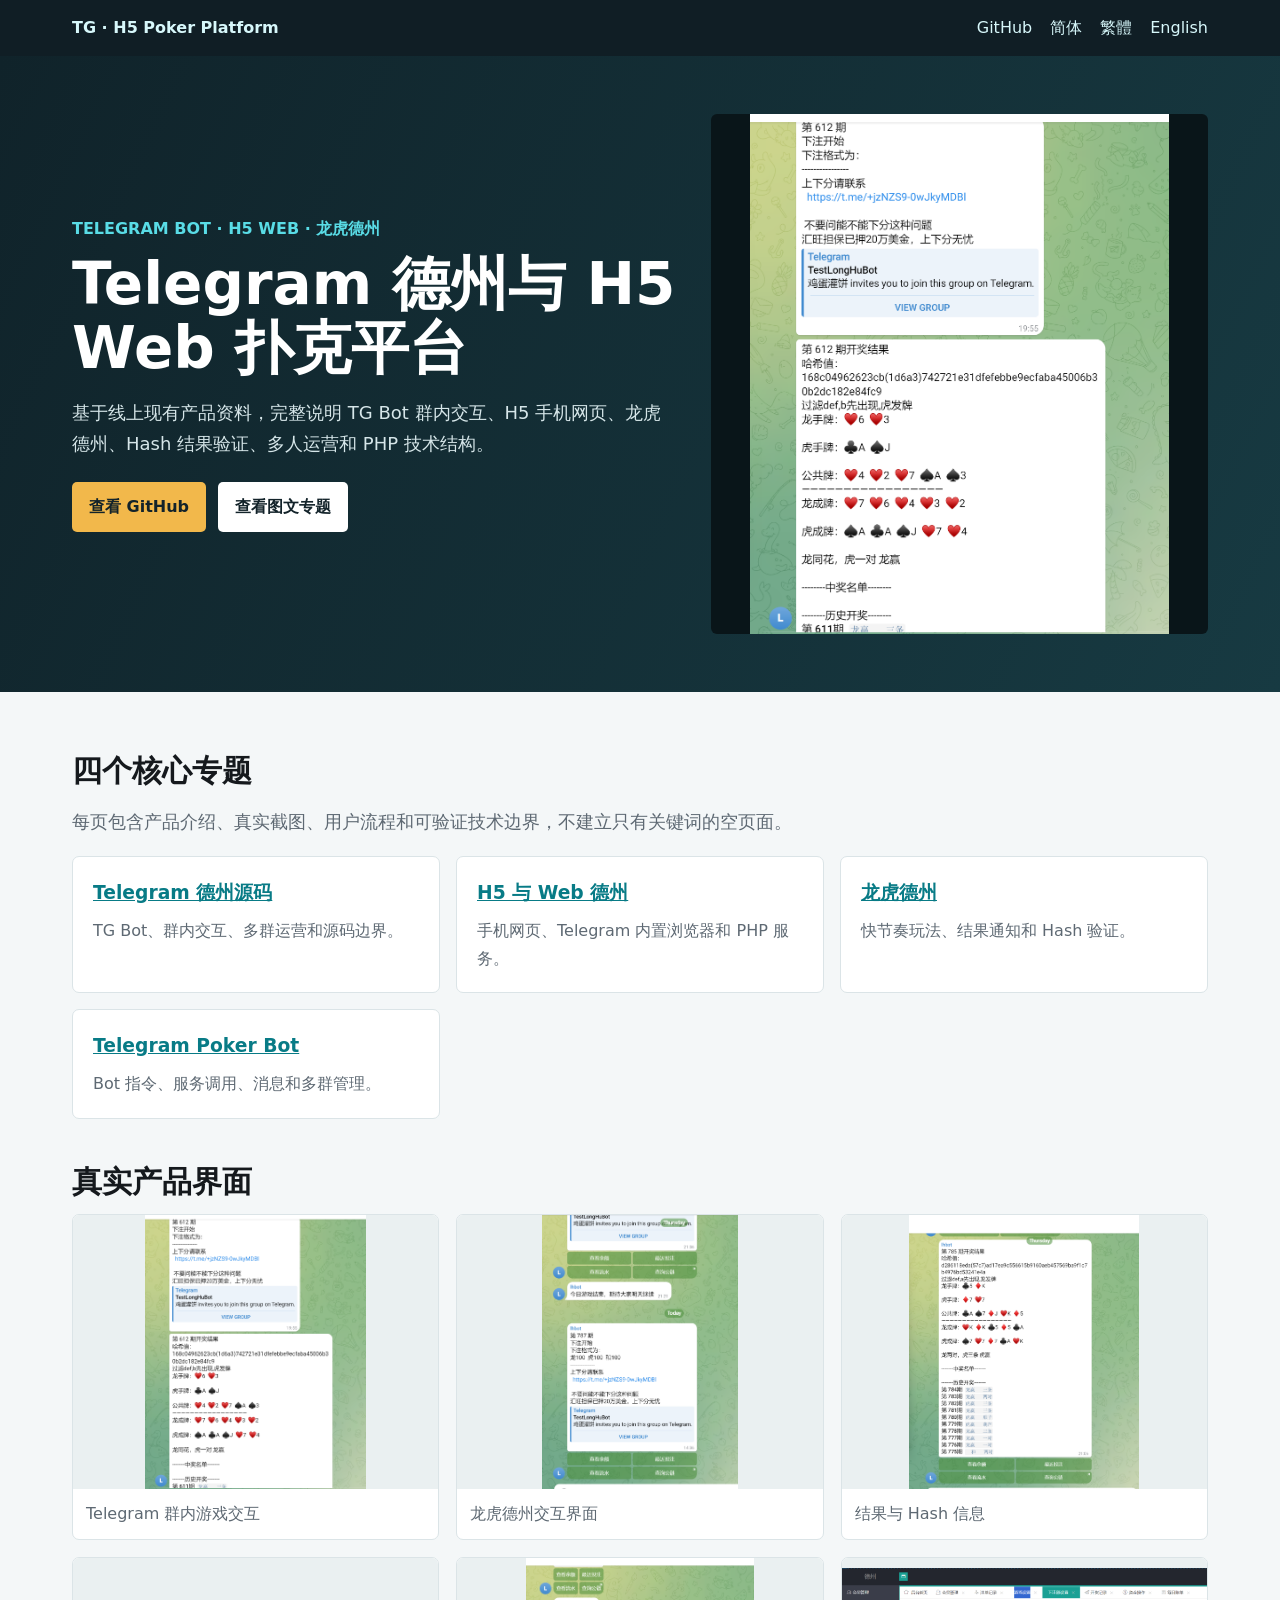
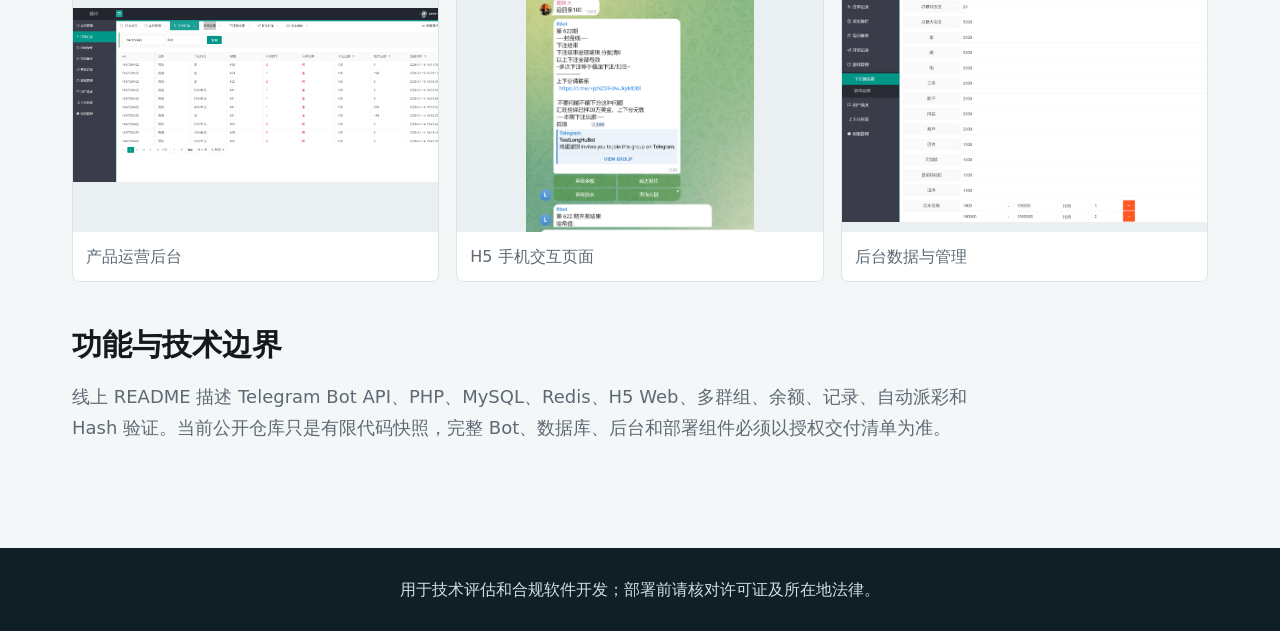
<file: docs/index.html>
<!doctype html><html lang="zh-CN"><head><meta name="google-site-verification" content="rrp5Uvgzi-1-rMxUBfhV3wjlNrFqzwnqiA4e3qsOLEM" /><meta charset="utf-8"><meta name="viewport" content="width=device-width,initial-scale=1"><title>Telegram德州源码｜H5 Web、龙虎德州与TG Bot平台</title><meta name="description" content="Telegram德州与H5 Web平台源码展示，包含TG Bot群内交互、龙虎德州、Hash验证、多人管理、PHP技术说明和真实产品截图。"><link rel="canonical" href="https://masterai-top.github.io/Poker-Game-Platform-Source-Code/"><link rel="alternate" hreflang="zh-Hans" href="https://masterai-top.github.io/Poker-Game-Platform-Source-Code/zh-cn/telegram-poker-source-code.html"><link rel="alternate" hreflang="zh-Hant" href="https://masterai-top.github.io/Poker-Game-Platform-Source-Code/zh-tw/telegram-poker-source-code.html"><link rel="alternate" hreflang="en" href="https://masterai-top.github.io/Poker-Game-Platform-Source-Code/en/telegram-poker-source-code.html"><meta property="og:image" content="https://masterai-top.github.io/Poker-Game-Platform-Source-Code/assets/screenshots/telegram-game-1.png"><link rel="stylesheet" href="styles.css"></head><body><nav><div class="inner"><a class="brand" href="https://masterai-top.github.io/Poker-Game-Platform-Source-Code/">TG · H5 Poker Platform</a><a href="https://github.com/masterai-top/Poker-Game-Platform-Source-Code">GitHub</a><a href="zh-cn/telegram-poker-source-code.html">简体</a><a href="zh-tw/telegram-poker-source-code.html">繁體</a><a href="en/telegram-poker-source-code.html">English</a></div></nav><header class="hero"><div class="inner"><div><div class="eyebrow">TELEGRAM BOT · H5 WEB · 龙虎德州</div><h1>Telegram 德州与 H5 Web 扑克平台</h1><p>基于线上现有产品资料，完整说明 TG Bot 群内交互、H5 手机网页、龙虎德州、Hash 结果验证、多人运营和 PHP 技术结构。</p><div class="actions"><a class="button primary" href="https://github.com/masterai-top/Poker-Game-Platform-Source-Code">查看 GitHub</a><a class="button" href="#topics">查看图文专题</a></div></div><img src="assets/screenshots/telegram-game-1.png" alt="Telegram 德州群内游戏界面"></div></header><main><section id="topics"><h2>四个核心专题</h2><p class="lead">每页包含产品介绍、真实截图、用户流程和可验证技术边界，不建立只有关键词的空页面。</p><div class="grid"><article class="card"><h3><a href="zh-cn/telegram-poker-source-code.html">Telegram 德州源码</a></h3><p>TG Bot、群内交互、多群运营和源码边界。</p></article><article class="card"><h3><a href="zh-cn/h5-web-poker.html">H5 与 Web 德州</a></h3><p>手机网页、Telegram 内置浏览器和 PHP 服务。</p></article><article class="card"><h3><a href="zh-cn/dragon-tiger-texas.html">龙虎德州</a></h3><p>快节奏玩法、结果通知和 Hash 验证。</p></article><article class="card"><h3><a href="zh-cn/telegram-poker-bot.html">Telegram Poker Bot</a></h3><p>Bot 指令、服务调用、消息和多群管理。</p></article></div></section><section><h2>真实产品界面</h2><div class="shots"><figure><img src="assets/screenshots/telegram-game-1.png" alt="TG德州群内界面"><figcaption>Telegram 群内游戏交互</figcaption></figure><figure><img src="assets/screenshots/telegram-bet-1.png" alt="龙虎德州投注界面"><figcaption>龙虎德州交互界面</figcaption></figure><figure><img src="assets/screenshots/telegram-result-1.png" alt="Hash结果验证"><figcaption>结果与 Hash 信息</figcaption></figure><figure><img src="assets/screenshots/admin-dashboard.png" alt="运营后台"><figcaption>产品运营后台</figcaption></figure><figure><img src="assets/screenshots/telegram-bet-2.png" alt="H5德州界面"><figcaption>H5 手机交互页面</figcaption></figure><figure><img src="assets/screenshots/admin-dashboard-2.png" alt="多群管理后台"><figcaption>后台数据与管理</figcaption></figure></div></section><section><h2>功能与技术边界</h2><p class="lead">线上 README 描述 Telegram Bot API、PHP、MySQL、Redis、H5 Web、多群组、余额、记录、自动派彩和 Hash 验证。当前公开仓库只是有限代码快照，完整 Bot、数据库、后台和部署组件必须以授权交付清单为准。</p></section></main><footer>用于技术评估和合规软件开发；部署前请核对许可证及所在地法律。</footer></body></html>
</file>
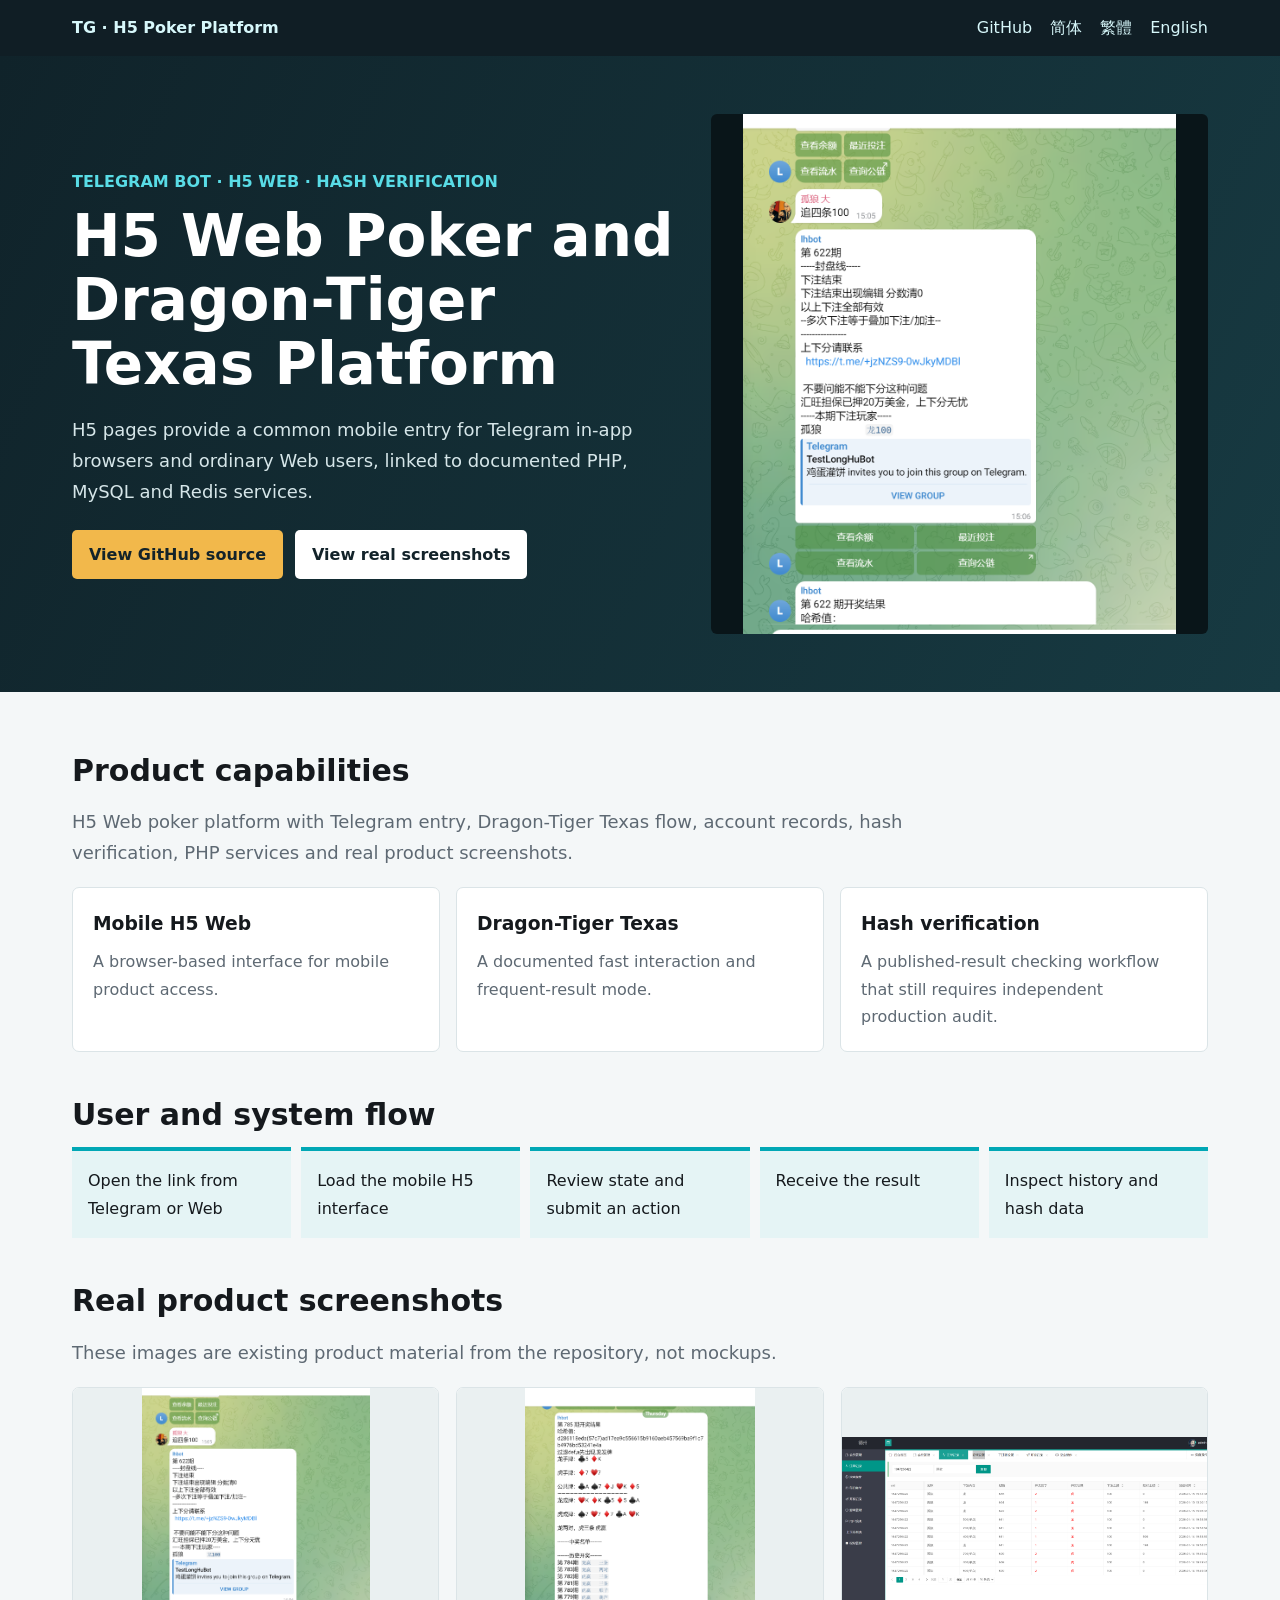
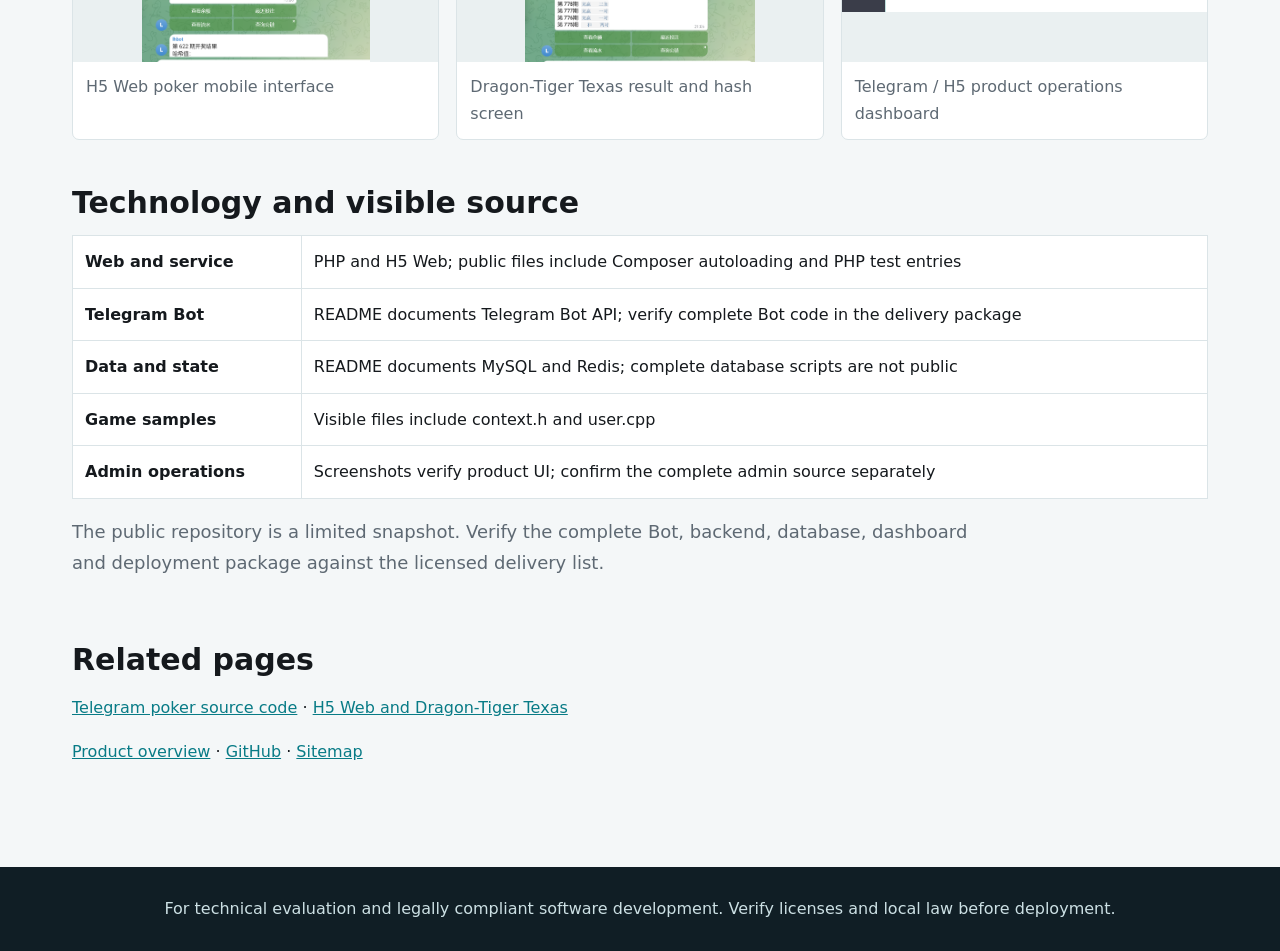
<file: docs/en/h5-web-poker-platform.html>
<!doctype html><html lang="en"><head><meta charset="utf-8"><meta name="viewport" content="width=device-width,initial-scale=1"><title>H5 Web Poker and Dragon-Tiger Texas Source Platform</title><meta name="description" content="H5 Web poker platform with Telegram entry, Dragon-Tiger Texas flow, account records, hash verification, PHP services and real product screenshots."><link rel="canonical" href="https://masterai-top.github.io/Poker-Game-Platform-Source-Code/en/h5-web-poker-platform.html"><link rel="alternate" hreflang="zh-Hans" href="https://masterai-top.github.io/Poker-Game-Platform-Source-Code/zh-cn/h5-web-poker.html"><link rel="alternate" hreflang="zh-Hant" href="https://masterai-top.github.io/Poker-Game-Platform-Source-Code/zh-tw/h5-web-poker.html"><link rel="alternate" hreflang="en" href="https://masterai-top.github.io/Poker-Game-Platform-Source-Code/en/h5-web-poker-platform.html"><link rel="alternate" hreflang="x-default" href="https://masterai-top.github.io/Poker-Game-Platform-Source-Code/"><meta property="og:type" content="website"><meta property="og:title" content="H5 Web Poker and Dragon-Tiger Texas Source Platform"><meta property="og:description" content="H5 Web poker platform with Telegram entry, Dragon-Tiger Texas flow, account records, hash verification, PHP services and real product screenshots."><meta property="og:image" content="https://masterai-top.github.io/Poker-Game-Platform-Source-Code/assets/screenshots/telegram-bet-2.png"><link rel="stylesheet" href="../styles.css"><script type="application/ld+json">{"@context":"https://schema.org","@type":"TechArticle","headline":"H5 Web Poker and Dragon-Tiger Texas Platform","description":"H5 Web poker platform with Telegram entry, Dragon-Tiger Texas flow, account records, hash verification, PHP services and real product screenshots.","url":"https://masterai-top.github.io/Poker-Game-Platform-Source-Code/en/h5-web-poker-platform.html","image":["https://masterai-top.github.io/Poker-Game-Platform-Source-Code/assets/screenshots/telegram-bet-2.png","https://masterai-top.github.io/Poker-Game-Platform-Source-Code/assets/screenshots/telegram-result-1.png"],"about":{"@type":"SoftwareSourceCode","name":"Telegram and H5 Poker Game Platform Source Code","codeRepository":"https://github.com/masterai-top/Poker-Game-Platform-Source-Code","programmingLanguage":["PHP","C++"]}}</script></head><body><nav><div class="inner"><a class="brand" href="https://masterai-top.github.io/Poker-Game-Platform-Source-Code/">TG · H5 Poker Platform</a><a href="https://github.com/masterai-top/Poker-Game-Platform-Source-Code">GitHub</a><a href="https://masterai-top.github.io/Poker-Game-Platform-Source-Code/zh-cn/telegram-poker-source-code.html">简体</a><a href="https://masterai-top.github.io/Poker-Game-Platform-Source-Code/zh-tw/telegram-poker-source-code.html">繁體</a><a href="https://masterai-top.github.io/Poker-Game-Platform-Source-Code/en/telegram-poker-source-code.html">English</a></div></nav><header class="hero"><div class="inner"><div><div class="eyebrow">TELEGRAM BOT · H5 WEB · HASH VERIFICATION</div><h1>H5 Web Poker and Dragon-Tiger Texas Platform</h1><p>H5 pages provide a common mobile entry for Telegram in-app browsers and ordinary Web users, linked to documented PHP, MySQL and Redis services.</p><div class="actions"><a class="button primary" href="https://github.com/masterai-top/Poker-Game-Platform-Source-Code">View GitHub source</a><a class="button" href="#screens">View real screenshots</a></div></div><img src="../assets/screenshots/telegram-bet-2.png" alt="H5 Web poker mobile interface"></div></header><main><section><h2>Product capabilities</h2><p class="lead">H5 Web poker platform with Telegram entry, Dragon-Tiger Texas flow, account records, hash verification, PHP services and real product screenshots.</p><div class="grid"><article class='card'><h3>Mobile H5 Web</h3><p>A browser-based interface for mobile product access.</p></article>
<article class='card'><h3>Dragon-Tiger Texas</h3><p>A documented fast interaction and frequent-result mode.</p></article>
<article class='card'><h3>Hash verification</h3><p>A published-result checking workflow that still requires independent production audit.</p></article></div></section><section><h2>User and system flow</h2><div class="flow"><div>Open the link from Telegram or Web</div>
<div>Load the mobile H5 interface</div>
<div>Review state and submit an action</div>
<div>Receive the result</div>
<div>Inspect history and hash data</div></div></section><section id="screens"><h2>Real product screenshots</h2><p class="lead">These images are existing product material from the repository, not mockups.</p><div class="shots"><figure><img src="../assets/screenshots/telegram-bet-2.png" alt="H5 Web poker mobile interface" loading="lazy"><figcaption>H5 Web poker mobile interface</figcaption></figure><figure><img src="../assets/screenshots/telegram-result-1.png" alt="Dragon-Tiger Texas result and hash screen" loading="lazy"><figcaption>Dragon-Tiger Texas result and hash screen</figcaption></figure><figure><img src="../assets/screenshots/admin-dashboard.png" alt="Telegram poker operations dashboard" loading="lazy"><figcaption>Telegram / H5 product operations dashboard</figcaption></figure></div></section><section><h2>Technology and visible source</h2><table><tbody><tr><th>Web and service</th><td>PHP and H5 Web; public files include Composer autoloading and PHP test entries</td></tr>
<tr><th>Telegram Bot</th><td>README documents Telegram Bot API; verify complete Bot code in the delivery package</td></tr>
<tr><th>Data and state</th><td>README documents MySQL and Redis; complete database scripts are not public</td></tr>
<tr><th>Game samples</th><td>Visible files include context.h and user.cpp</td></tr>
<tr><th>Admin operations</th><td>Screenshots verify product UI; confirm the complete admin source separately</td></tr></tbody></table><p class="lead">The public repository is a limited snapshot. Verify the complete Bot, backend, database, dashboard and deployment package against the licensed delivery list.</p></section><section><h2>Related pages</h2><p><a href='https://masterai-top.github.io/Poker-Game-Platform-Source-Code/en/telegram-poker-source-code.html'>Telegram poker source code</a> · <a href='https://masterai-top.github.io/Poker-Game-Platform-Source-Code/en/h5-web-poker-platform.html'>H5 Web and Dragon-Tiger Texas</a></p><p><a href="https://masterai-top.github.io/Poker-Game-Platform-Source-Code/">Product overview</a> · <a href="https://github.com/masterai-top/Poker-Game-Platform-Source-Code">GitHub</a> · <a href="https://masterai-top.github.io/Poker-Game-Platform-Source-Code/sitemap.xml">Sitemap</a></p></section></main><footer>For technical evaluation and legally compliant software development. Verify licenses and local law before deployment.</footer></body></html>
</file>
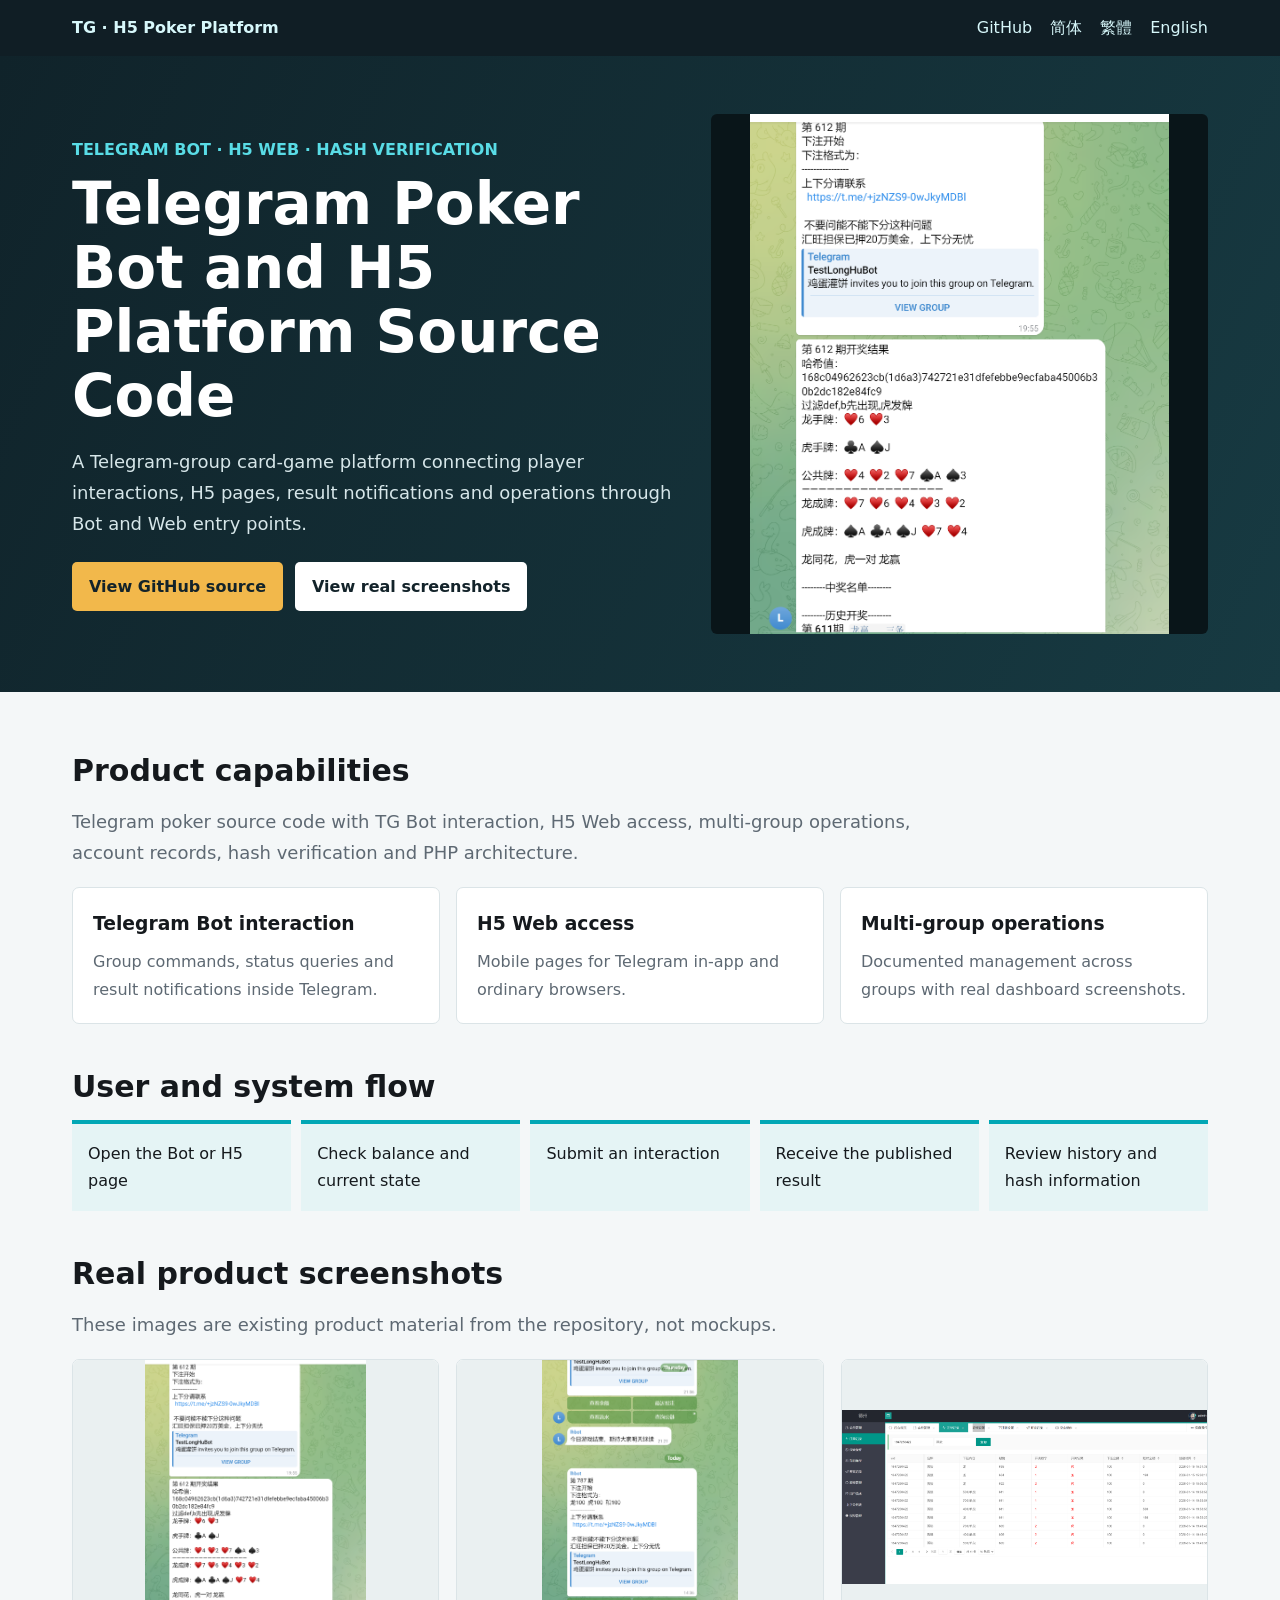
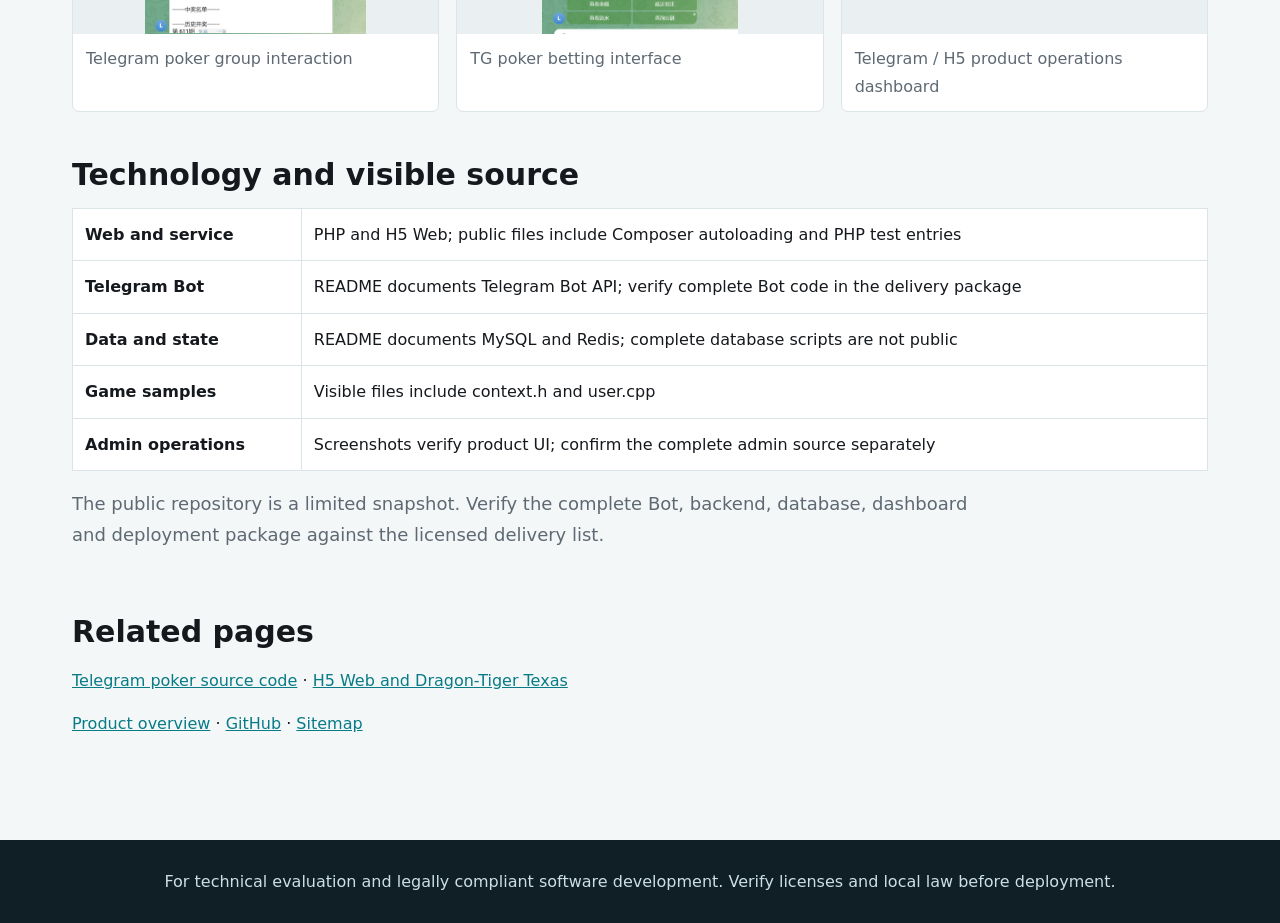
<file: docs/en/telegram-poker-source-code.html>
<!doctype html><html lang="en"><head><meta charset="utf-8"><meta name="viewport" content="width=device-width,initial-scale=1"><title>Telegram Poker Bot Source Code | TG Group and H5 Web Platform</title><meta name="description" content="Telegram poker source code with TG Bot interaction, H5 Web access, multi-group operations, account records, hash verification and PHP architecture."><link rel="canonical" href="https://masterai-top.github.io/Poker-Game-Platform-Source-Code/en/telegram-poker-source-code.html"><link rel="alternate" hreflang="zh-Hans" href="https://masterai-top.github.io/Poker-Game-Platform-Source-Code/zh-cn/telegram-poker-source-code.html"><link rel="alternate" hreflang="zh-Hant" href="https://masterai-top.github.io/Poker-Game-Platform-Source-Code/zh-tw/telegram-poker-source-code.html"><link rel="alternate" hreflang="en" href="https://masterai-top.github.io/Poker-Game-Platform-Source-Code/en/telegram-poker-source-code.html"><link rel="alternate" hreflang="x-default" href="https://masterai-top.github.io/Poker-Game-Platform-Source-Code/"><meta property="og:type" content="website"><meta property="og:title" content="Telegram Poker Bot Source Code | TG Group and H5 Web Platform"><meta property="og:description" content="Telegram poker source code with TG Bot interaction, H5 Web access, multi-group operations, account records, hash verification and PHP architecture."><meta property="og:image" content="https://masterai-top.github.io/Poker-Game-Platform-Source-Code/assets/screenshots/telegram-game-1.png"><link rel="stylesheet" href="../styles.css"><script type="application/ld+json">{"@context":"https://schema.org","@type":"TechArticle","headline":"Telegram Poker Bot and H5 Platform Source Code","description":"Telegram poker source code with TG Bot interaction, H5 Web access, multi-group operations, account records, hash verification and PHP architecture.","url":"https://masterai-top.github.io/Poker-Game-Platform-Source-Code/en/telegram-poker-source-code.html","image":["https://masterai-top.github.io/Poker-Game-Platform-Source-Code/assets/screenshots/telegram-game-1.png","https://masterai-top.github.io/Poker-Game-Platform-Source-Code/assets/screenshots/telegram-bet-1.png"],"about":{"@type":"SoftwareSourceCode","name":"Telegram and H5 Poker Game Platform Source Code","codeRepository":"https://github.com/masterai-top/Poker-Game-Platform-Source-Code","programmingLanguage":["PHP","C++"]}}</script></head><body><nav><div class="inner"><a class="brand" href="https://masterai-top.github.io/Poker-Game-Platform-Source-Code/">TG · H5 Poker Platform</a><a href="https://github.com/masterai-top/Poker-Game-Platform-Source-Code">GitHub</a><a href="https://masterai-top.github.io/Poker-Game-Platform-Source-Code/zh-cn/telegram-poker-source-code.html">简体</a><a href="https://masterai-top.github.io/Poker-Game-Platform-Source-Code/zh-tw/telegram-poker-source-code.html">繁體</a><a href="https://masterai-top.github.io/Poker-Game-Platform-Source-Code/en/telegram-poker-source-code.html">English</a></div></nav><header class="hero"><div class="inner"><div><div class="eyebrow">TELEGRAM BOT · H5 WEB · HASH VERIFICATION</div><h1>Telegram Poker Bot and H5 Platform Source Code</h1><p>A Telegram-group card-game platform connecting player interactions, H5 pages, result notifications and operations through Bot and Web entry points.</p><div class="actions"><a class="button primary" href="https://github.com/masterai-top/Poker-Game-Platform-Source-Code">View GitHub source</a><a class="button" href="#screens">View real screenshots</a></div></div><img src="../assets/screenshots/telegram-game-1.png" alt="Telegram poker group interaction"></div></header><main><section><h2>Product capabilities</h2><p class="lead">Telegram poker source code with TG Bot interaction, H5 Web access, multi-group operations, account records, hash verification and PHP architecture.</p><div class="grid"><article class='card'><h3>Telegram Bot interaction</h3><p>Group commands, status queries and result notifications inside Telegram.</p></article>
<article class='card'><h3>H5 Web access</h3><p>Mobile pages for Telegram in-app and ordinary browsers.</p></article>
<article class='card'><h3>Multi-group operations</h3><p>Documented management across groups with real dashboard screenshots.</p></article></div></section><section><h2>User and system flow</h2><div class="flow"><div>Open the Bot or H5 page</div>
<div>Check balance and current state</div>
<div>Submit an interaction</div>
<div>Receive the published result</div>
<div>Review history and hash information</div></div></section><section id="screens"><h2>Real product screenshots</h2><p class="lead">These images are existing product material from the repository, not mockups.</p><div class="shots"><figure><img src="../assets/screenshots/telegram-game-1.png" alt="Telegram poker group interaction" loading="lazy"><figcaption>Telegram poker group interaction</figcaption></figure><figure><img src="../assets/screenshots/telegram-bet-1.png" alt="TG poker betting interface" loading="lazy"><figcaption>TG poker betting interface</figcaption></figure><figure><img src="../assets/screenshots/admin-dashboard.png" alt="Telegram poker operations dashboard" loading="lazy"><figcaption>Telegram / H5 product operations dashboard</figcaption></figure></div></section><section><h2>Technology and visible source</h2><table><tbody><tr><th>Web and service</th><td>PHP and H5 Web; public files include Composer autoloading and PHP test entries</td></tr>
<tr><th>Telegram Bot</th><td>README documents Telegram Bot API; verify complete Bot code in the delivery package</td></tr>
<tr><th>Data and state</th><td>README documents MySQL and Redis; complete database scripts are not public</td></tr>
<tr><th>Game samples</th><td>Visible files include context.h and user.cpp</td></tr>
<tr><th>Admin operations</th><td>Screenshots verify product UI; confirm the complete admin source separately</td></tr></tbody></table><p class="lead">The public repository is a limited snapshot. Verify the complete Bot, backend, database, dashboard and deployment package against the licensed delivery list.</p></section><section><h2>Related pages</h2><p><a href='https://masterai-top.github.io/Poker-Game-Platform-Source-Code/en/telegram-poker-source-code.html'>Telegram poker source code</a> · <a href='https://masterai-top.github.io/Poker-Game-Platform-Source-Code/en/h5-web-poker-platform.html'>H5 Web and Dragon-Tiger Texas</a></p><p><a href="https://masterai-top.github.io/Poker-Game-Platform-Source-Code/">Product overview</a> · <a href="https://github.com/masterai-top/Poker-Game-Platform-Source-Code">GitHub</a> · <a href="https://masterai-top.github.io/Poker-Game-Platform-Source-Code/sitemap.xml">Sitemap</a></p></section></main><footer>For technical evaluation and legally compliant software development. Verify licenses and local law before deployment.</footer></body></html>
</file>
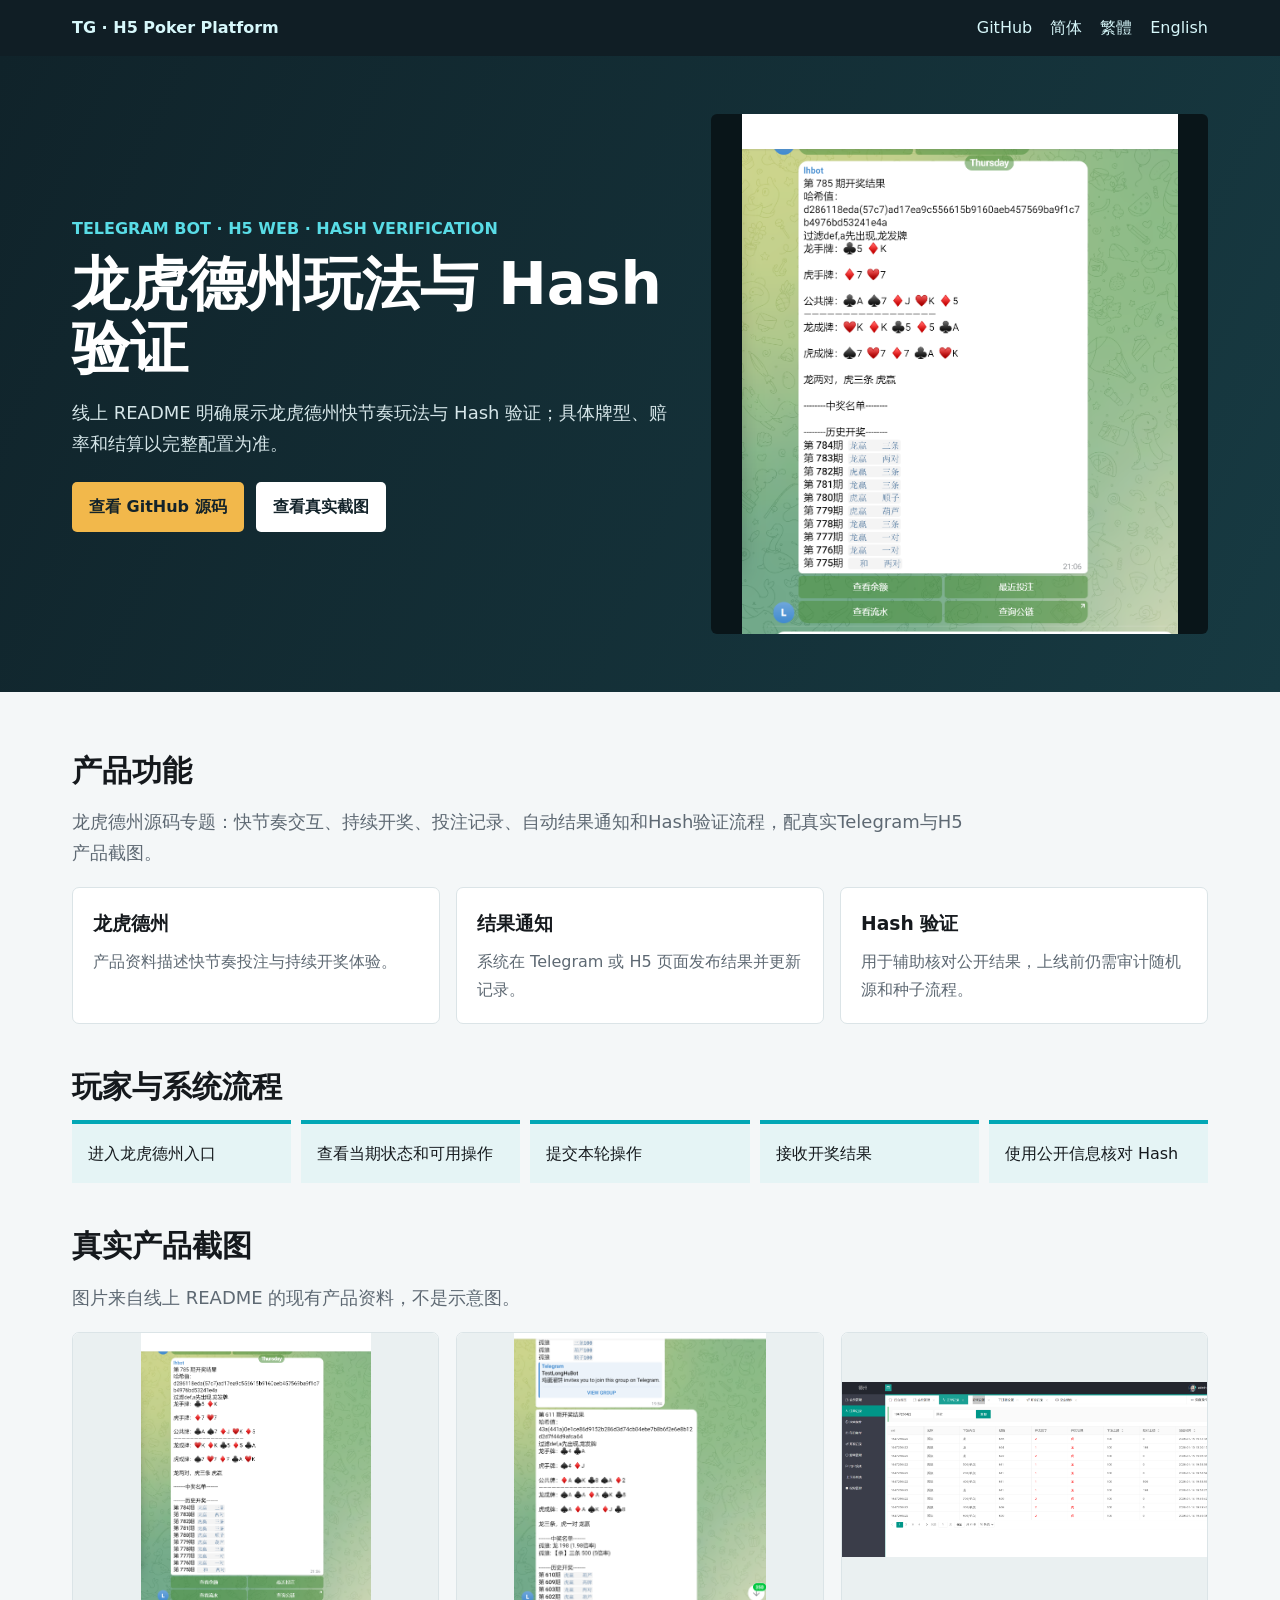
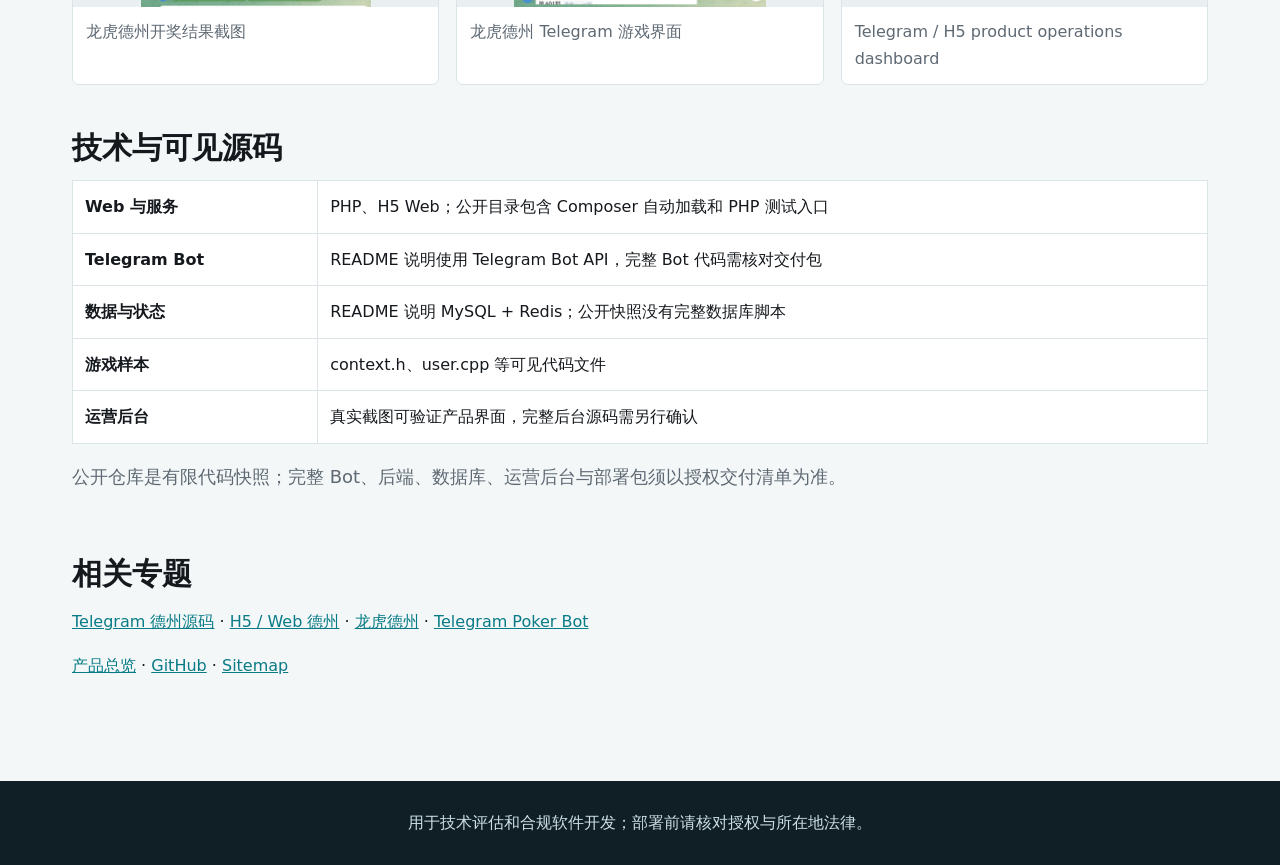
<file: docs/zh-cn/dragon-tiger-texas.html>
<!doctype html><html lang="zh-CN"><head><meta charset="utf-8"><meta name="viewport" content="width=device-width,initial-scale=1"><title>龙虎德州源码｜快节奏玩法与Hash结果验证</title><meta name="description" content="龙虎德州源码专题：快节奏交互、持续开奖、投注记录、自动结果通知和Hash验证流程，配真实Telegram与H5产品截图。"><link rel="canonical" href="https://masterai-top.github.io/Poker-Game-Platform-Source-Code/zh-cn/dragon-tiger-texas.html"><link rel="alternate" hreflang="zh-Hans" href="https://masterai-top.github.io/Poker-Game-Platform-Source-Code/zh-cn/dragon-tiger-texas.html"><link rel="alternate" hreflang="zh-Hant" href="https://masterai-top.github.io/Poker-Game-Platform-Source-Code/zh-tw/dragon-tiger-texas.html"><link rel="alternate" hreflang="en" href="https://masterai-top.github.io/Poker-Game-Platform-Source-Code/en/h5-web-poker-platform.html"><link rel="alternate" hreflang="x-default" href="https://masterai-top.github.io/Poker-Game-Platform-Source-Code/"><meta property="og:type" content="website"><meta property="og:title" content="龙虎德州源码｜快节奏玩法与Hash结果验证"><meta property="og:description" content="龙虎德州源码专题：快节奏交互、持续开奖、投注记录、自动结果通知和Hash验证流程，配真实Telegram与H5产品截图。"><meta property="og:image" content="https://masterai-top.github.io/Poker-Game-Platform-Source-Code/assets/screenshots/telegram-result-1.png"><link rel="stylesheet" href="../styles.css"><script type="application/ld+json">{"@context":"https://schema.org","@type":"TechArticle","headline":"龙虎德州玩法与 Hash 验证","description":"龙虎德州源码专题：快节奏交互、持续开奖、投注记录、自动结果通知和Hash验证流程，配真实Telegram与H5产品截图。","url":"https://masterai-top.github.io/Poker-Game-Platform-Source-Code/zh-cn/dragon-tiger-texas.html","image":["https://masterai-top.github.io/Poker-Game-Platform-Source-Code/assets/screenshots/telegram-result-1.png","https://masterai-top.github.io/Poker-Game-Platform-Source-Code/assets/screenshots/telegram-game-2.png"],"about":{"@type":"SoftwareSourceCode","name":"Telegram and H5 Poker Game Platform Source Code","codeRepository":"https://github.com/masterai-top/Poker-Game-Platform-Source-Code","programmingLanguage":["PHP","C++"]}}</script></head><body><nav><div class="inner"><a class="brand" href="https://masterai-top.github.io/Poker-Game-Platform-Source-Code/">TG · H5 Poker Platform</a><a href="https://github.com/masterai-top/Poker-Game-Platform-Source-Code">GitHub</a><a href="https://masterai-top.github.io/Poker-Game-Platform-Source-Code/zh-cn/telegram-poker-source-code.html">简体</a><a href="https://masterai-top.github.io/Poker-Game-Platform-Source-Code/zh-tw/telegram-poker-source-code.html">繁體</a><a href="https://masterai-top.github.io/Poker-Game-Platform-Source-Code/en/telegram-poker-source-code.html">English</a></div></nav><header class="hero"><div class="inner"><div><div class="eyebrow">TELEGRAM BOT · H5 WEB · HASH VERIFICATION</div><h1>龙虎德州玩法与 Hash 验证</h1><p>线上 README 明确展示龙虎德州快节奏玩法与 Hash 验证；具体牌型、赔率和结算以完整配置为准。</p><div class="actions"><a class="button primary" href="https://github.com/masterai-top/Poker-Game-Platform-Source-Code">查看 GitHub 源码</a><a class="button" href="#screens">查看真实截图</a></div></div><img src="../assets/screenshots/telegram-result-1.png" alt="龙虎德州开奖结果截图"></div></header><main><section><h2>产品功能</h2><p class="lead">龙虎德州源码专题：快节奏交互、持续开奖、投注记录、自动结果通知和Hash验证流程，配真实Telegram与H5产品截图。</p><div class="grid"><article class='card'><h3>龙虎德州</h3><p>产品资料描述快节奏投注与持续开奖体验。</p></article>
<article class='card'><h3>结果通知</h3><p>系统在 Telegram 或 H5 页面发布结果并更新记录。</p></article>
<article class='card'><h3>Hash 验证</h3><p>用于辅助核对公开结果，上线前仍需审计随机源和种子流程。</p></article></div></section><section><h2>玩家与系统流程</h2><div class="flow"><div>进入龙虎德州入口</div>
<div>查看当期状态和可用操作</div>
<div>提交本轮操作</div>
<div>接收开奖结果</div>
<div>使用公开信息核对 Hash</div></div></section><section id="screens"><h2>真实产品截图</h2><p class="lead">图片来自线上 README 的现有产品资料，不是示意图。</p><div class="shots"><figure><img src="../assets/screenshots/telegram-result-1.png" alt="龙虎德州开奖结果截图" loading="lazy"><figcaption>龙虎德州开奖结果截图</figcaption></figure><figure><img src="../assets/screenshots/telegram-game-2.png" alt="龙虎德州 Telegram 游戏界面" loading="lazy"><figcaption>龙虎德州 Telegram 游戏界面</figcaption></figure><figure><img src="../assets/screenshots/admin-dashboard.png" alt="Telegram poker operations dashboard" loading="lazy"><figcaption>Telegram / H5 product operations dashboard</figcaption></figure></div></section><section><h2>技术与可见源码</h2><table><tbody><tr><th>Web 与服务</th><td>PHP、H5 Web；公开目录包含 Composer 自动加载和 PHP 测试入口</td></tr>
<tr><th>Telegram Bot</th><td>README 说明使用 Telegram Bot API，完整 Bot 代码需核对交付包</td></tr>
<tr><th>数据与状态</th><td>README 说明 MySQL + Redis；公开快照没有完整数据库脚本</td></tr>
<tr><th>游戏样本</th><td>context.h、user.cpp 等可见代码文件</td></tr>
<tr><th>运营后台</th><td>真实截图可验证产品界面，完整后台源码需另行确认</td></tr></tbody></table><p class="lead">公开仓库是有限代码快照；完整 Bot、后端、数据库、运营后台与部署包须以授权交付清单为准。</p></section><section><h2>相关专题</h2><p><a href='https://masterai-top.github.io/Poker-Game-Platform-Source-Code/zh-cn/telegram-poker-source-code.html'>Telegram 德州源码</a> · <a href='https://masterai-top.github.io/Poker-Game-Platform-Source-Code/zh-cn/h5-web-poker.html'>H5 / Web 德州</a> · <a href='https://masterai-top.github.io/Poker-Game-Platform-Source-Code/zh-cn/dragon-tiger-texas.html'>龙虎德州</a> · <a href='https://masterai-top.github.io/Poker-Game-Platform-Source-Code/zh-cn/telegram-poker-bot.html'>Telegram Poker Bot</a></p><p><a href="https://masterai-top.github.io/Poker-Game-Platform-Source-Code/">产品总览</a> · <a href="https://github.com/masterai-top/Poker-Game-Platform-Source-Code">GitHub</a> · <a href="https://masterai-top.github.io/Poker-Game-Platform-Source-Code/sitemap.xml">Sitemap</a></p></section></main><footer>用于技术评估和合规软件开发；部署前请核对授权与所在地法律。</footer></body></html>
</file>
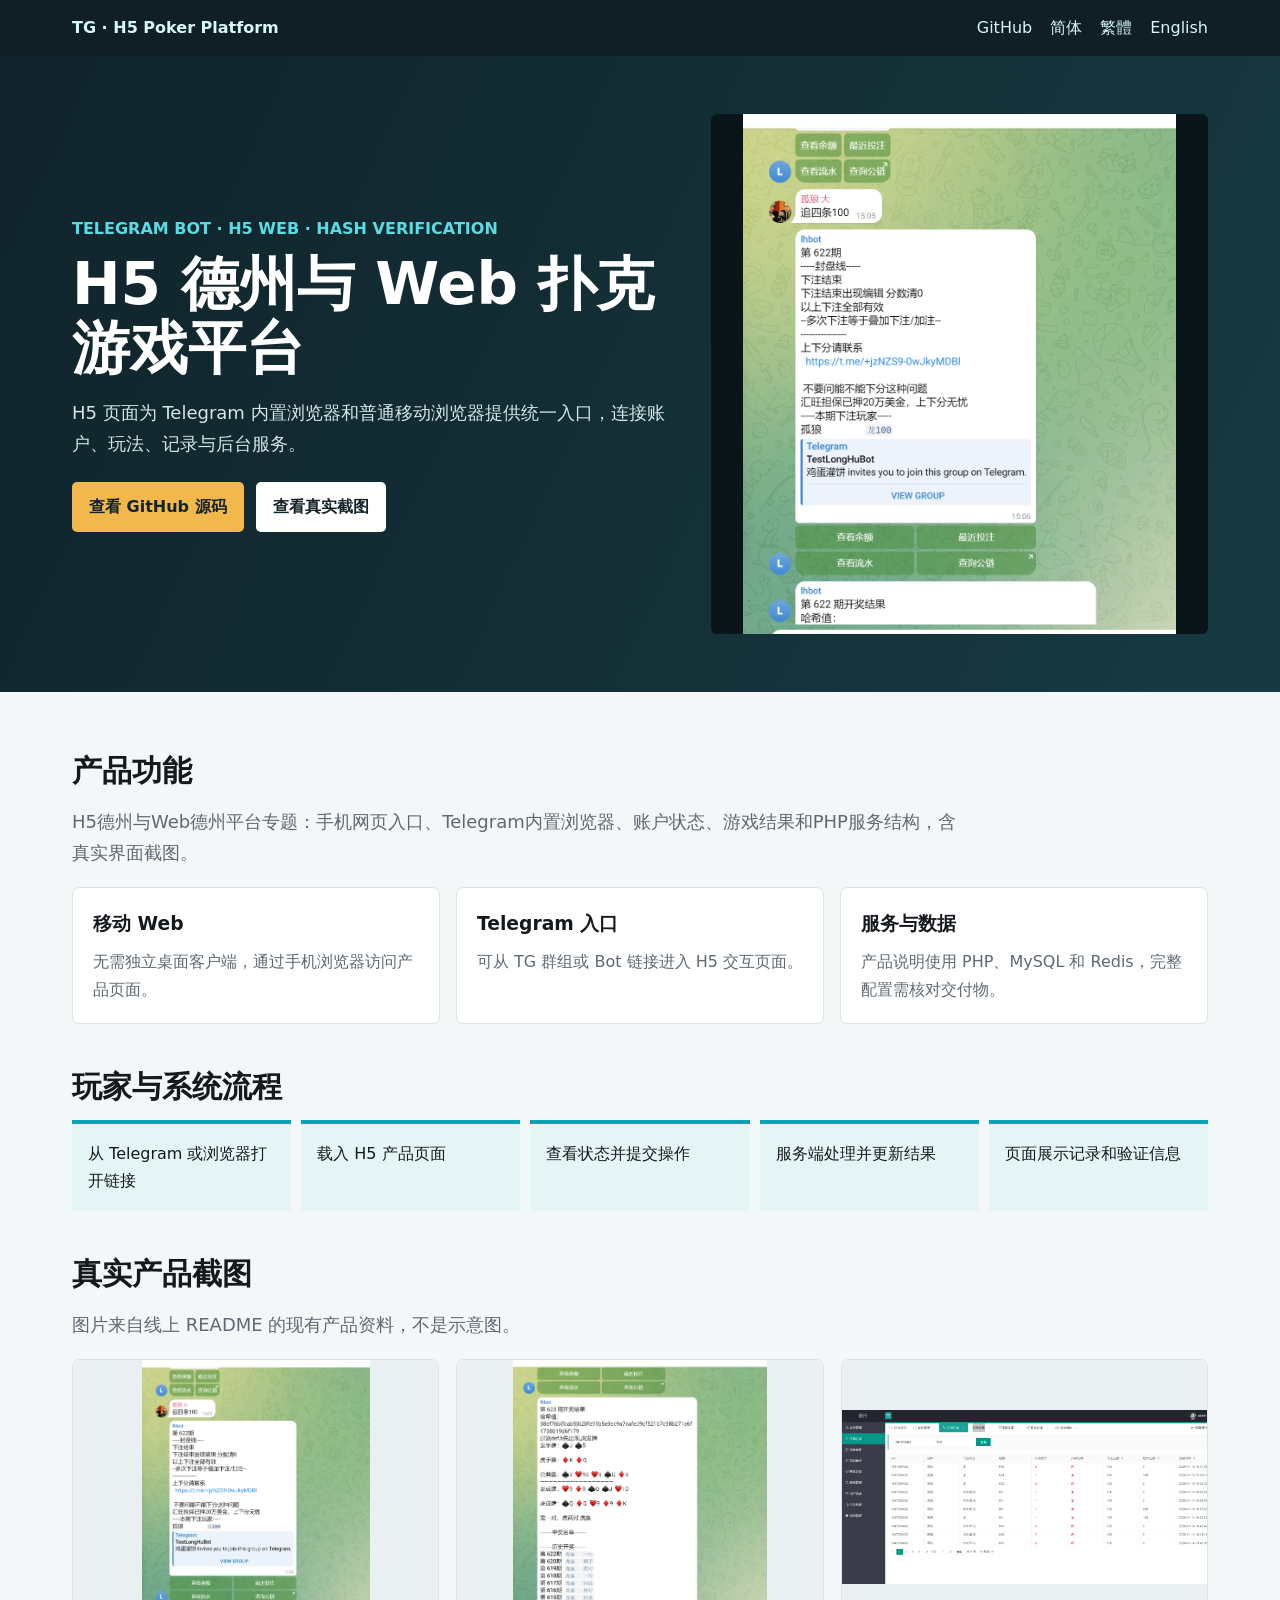
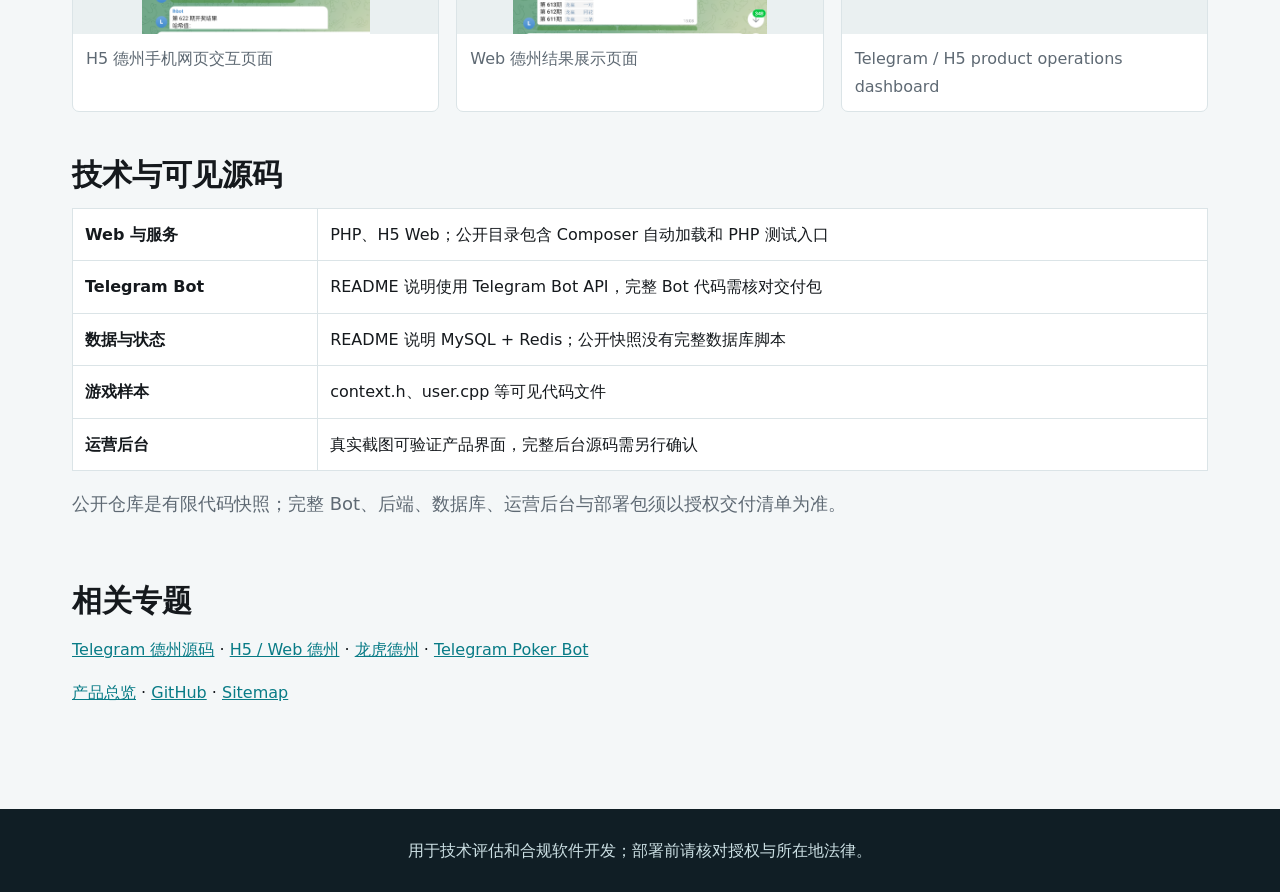
<file: docs/zh-cn/h5-web-poker.html>
<!doctype html><html lang="zh-CN"><head><meta charset="utf-8"><meta name="viewport" content="width=device-width,initial-scale=1"><title>H5德州源码与Web德州平台｜手机网页和TG入口</title><meta name="description" content="H5德州与Web德州平台专题：手机网页入口、Telegram内置浏览器、账户状态、游戏结果和PHP服务结构，含真实界面截图。"><link rel="canonical" href="https://masterai-top.github.io/Poker-Game-Platform-Source-Code/zh-cn/h5-web-poker.html"><link rel="alternate" hreflang="zh-Hans" href="https://masterai-top.github.io/Poker-Game-Platform-Source-Code/zh-cn/h5-web-poker.html"><link rel="alternate" hreflang="zh-Hant" href="https://masterai-top.github.io/Poker-Game-Platform-Source-Code/zh-tw/h5-web-poker.html"><link rel="alternate" hreflang="en" href="https://masterai-top.github.io/Poker-Game-Platform-Source-Code/en/h5-web-poker-platform.html"><link rel="alternate" hreflang="x-default" href="https://masterai-top.github.io/Poker-Game-Platform-Source-Code/"><meta property="og:type" content="website"><meta property="og:title" content="H5德州源码与Web德州平台｜手机网页和TG入口"><meta property="og:description" content="H5德州与Web德州平台专题：手机网页入口、Telegram内置浏览器、账户状态、游戏结果和PHP服务结构，含真实界面截图。"><meta property="og:image" content="https://masterai-top.github.io/Poker-Game-Platform-Source-Code/assets/screenshots/telegram-bet-2.png"><link rel="stylesheet" href="../styles.css"><script type="application/ld+json">{"@context":"https://schema.org","@type":"TechArticle","headline":"H5 德州与 Web 扑克游戏平台","description":"H5德州与Web德州平台专题：手机网页入口、Telegram内置浏览器、账户状态、游戏结果和PHP服务结构，含真实界面截图。","url":"https://masterai-top.github.io/Poker-Game-Platform-Source-Code/zh-cn/h5-web-poker.html","image":["https://masterai-top.github.io/Poker-Game-Platform-Source-Code/assets/screenshots/telegram-bet-2.png","https://masterai-top.github.io/Poker-Game-Platform-Source-Code/assets/screenshots/telegram-result-2.png"],"about":{"@type":"SoftwareSourceCode","name":"Telegram and H5 Poker Game Platform Source Code","codeRepository":"https://github.com/masterai-top/Poker-Game-Platform-Source-Code","programmingLanguage":["PHP","C++"]}}</script></head><body><nav><div class="inner"><a class="brand" href="https://masterai-top.github.io/Poker-Game-Platform-Source-Code/">TG · H5 Poker Platform</a><a href="https://github.com/masterai-top/Poker-Game-Platform-Source-Code">GitHub</a><a href="https://masterai-top.github.io/Poker-Game-Platform-Source-Code/zh-cn/telegram-poker-source-code.html">简体</a><a href="https://masterai-top.github.io/Poker-Game-Platform-Source-Code/zh-tw/telegram-poker-source-code.html">繁體</a><a href="https://masterai-top.github.io/Poker-Game-Platform-Source-Code/en/telegram-poker-source-code.html">English</a></div></nav><header class="hero"><div class="inner"><div><div class="eyebrow">TELEGRAM BOT · H5 WEB · HASH VERIFICATION</div><h1>H5 德州与 Web 扑克游戏平台</h1><p>H5 页面为 Telegram 内置浏览器和普通移动浏览器提供统一入口，连接账户、玩法、记录与后台服务。</p><div class="actions"><a class="button primary" href="https://github.com/masterai-top/Poker-Game-Platform-Source-Code">查看 GitHub 源码</a><a class="button" href="#screens">查看真实截图</a></div></div><img src="../assets/screenshots/telegram-bet-2.png" alt="H5 德州手机网页交互页面"></div></header><main><section><h2>产品功能</h2><p class="lead">H5德州与Web德州平台专题：手机网页入口、Telegram内置浏览器、账户状态、游戏结果和PHP服务结构，含真实界面截图。</p><div class="grid"><article class='card'><h3>移动 Web</h3><p>无需独立桌面客户端，通过手机浏览器访问产品页面。</p></article>
<article class='card'><h3>Telegram 入口</h3><p>可从 TG 群组或 Bot 链接进入 H5 交互页面。</p></article>
<article class='card'><h3>服务与数据</h3><p>产品说明使用 PHP、MySQL 和 Redis，完整配置需核对交付物。</p></article></div></section><section><h2>玩家与系统流程</h2><div class="flow"><div>从 Telegram 或浏览器打开链接</div>
<div>载入 H5 产品页面</div>
<div>查看状态并提交操作</div>
<div>服务端处理并更新结果</div>
<div>页面展示记录和验证信息</div></div></section><section id="screens"><h2>真实产品截图</h2><p class="lead">图片来自线上 README 的现有产品资料，不是示意图。</p><div class="shots"><figure><img src="../assets/screenshots/telegram-bet-2.png" alt="H5 德州手机网页交互页面" loading="lazy"><figcaption>H5 德州手机网页交互页面</figcaption></figure><figure><img src="../assets/screenshots/telegram-result-2.png" alt="Web 德州结果展示页面" loading="lazy"><figcaption>Web 德州结果展示页面</figcaption></figure><figure><img src="../assets/screenshots/admin-dashboard.png" alt="Telegram poker operations dashboard" loading="lazy"><figcaption>Telegram / H5 product operations dashboard</figcaption></figure></div></section><section><h2>技术与可见源码</h2><table><tbody><tr><th>Web 与服务</th><td>PHP、H5 Web；公开目录包含 Composer 自动加载和 PHP 测试入口</td></tr>
<tr><th>Telegram Bot</th><td>README 说明使用 Telegram Bot API，完整 Bot 代码需核对交付包</td></tr>
<tr><th>数据与状态</th><td>README 说明 MySQL + Redis；公开快照没有完整数据库脚本</td></tr>
<tr><th>游戏样本</th><td>context.h、user.cpp 等可见代码文件</td></tr>
<tr><th>运营后台</th><td>真实截图可验证产品界面，完整后台源码需另行确认</td></tr></tbody></table><p class="lead">公开仓库是有限代码快照；完整 Bot、后端、数据库、运营后台与部署包须以授权交付清单为准。</p></section><section><h2>相关专题</h2><p><a href='https://masterai-top.github.io/Poker-Game-Platform-Source-Code/zh-cn/telegram-poker-source-code.html'>Telegram 德州源码</a> · <a href='https://masterai-top.github.io/Poker-Game-Platform-Source-Code/zh-cn/h5-web-poker.html'>H5 / Web 德州</a> · <a href='https://masterai-top.github.io/Poker-Game-Platform-Source-Code/zh-cn/dragon-tiger-texas.html'>龙虎德州</a> · <a href='https://masterai-top.github.io/Poker-Game-Platform-Source-Code/zh-cn/telegram-poker-bot.html'>Telegram Poker Bot</a></p><p><a href="https://masterai-top.github.io/Poker-Game-Platform-Source-Code/">产品总览</a> · <a href="https://github.com/masterai-top/Poker-Game-Platform-Source-Code">GitHub</a> · <a href="https://masterai-top.github.io/Poker-Game-Platform-Source-Code/sitemap.xml">Sitemap</a></p></section></main><footer>用于技术评估和合规软件开发；部署前请核对授权与所在地法律。</footer></body></html>
</file>
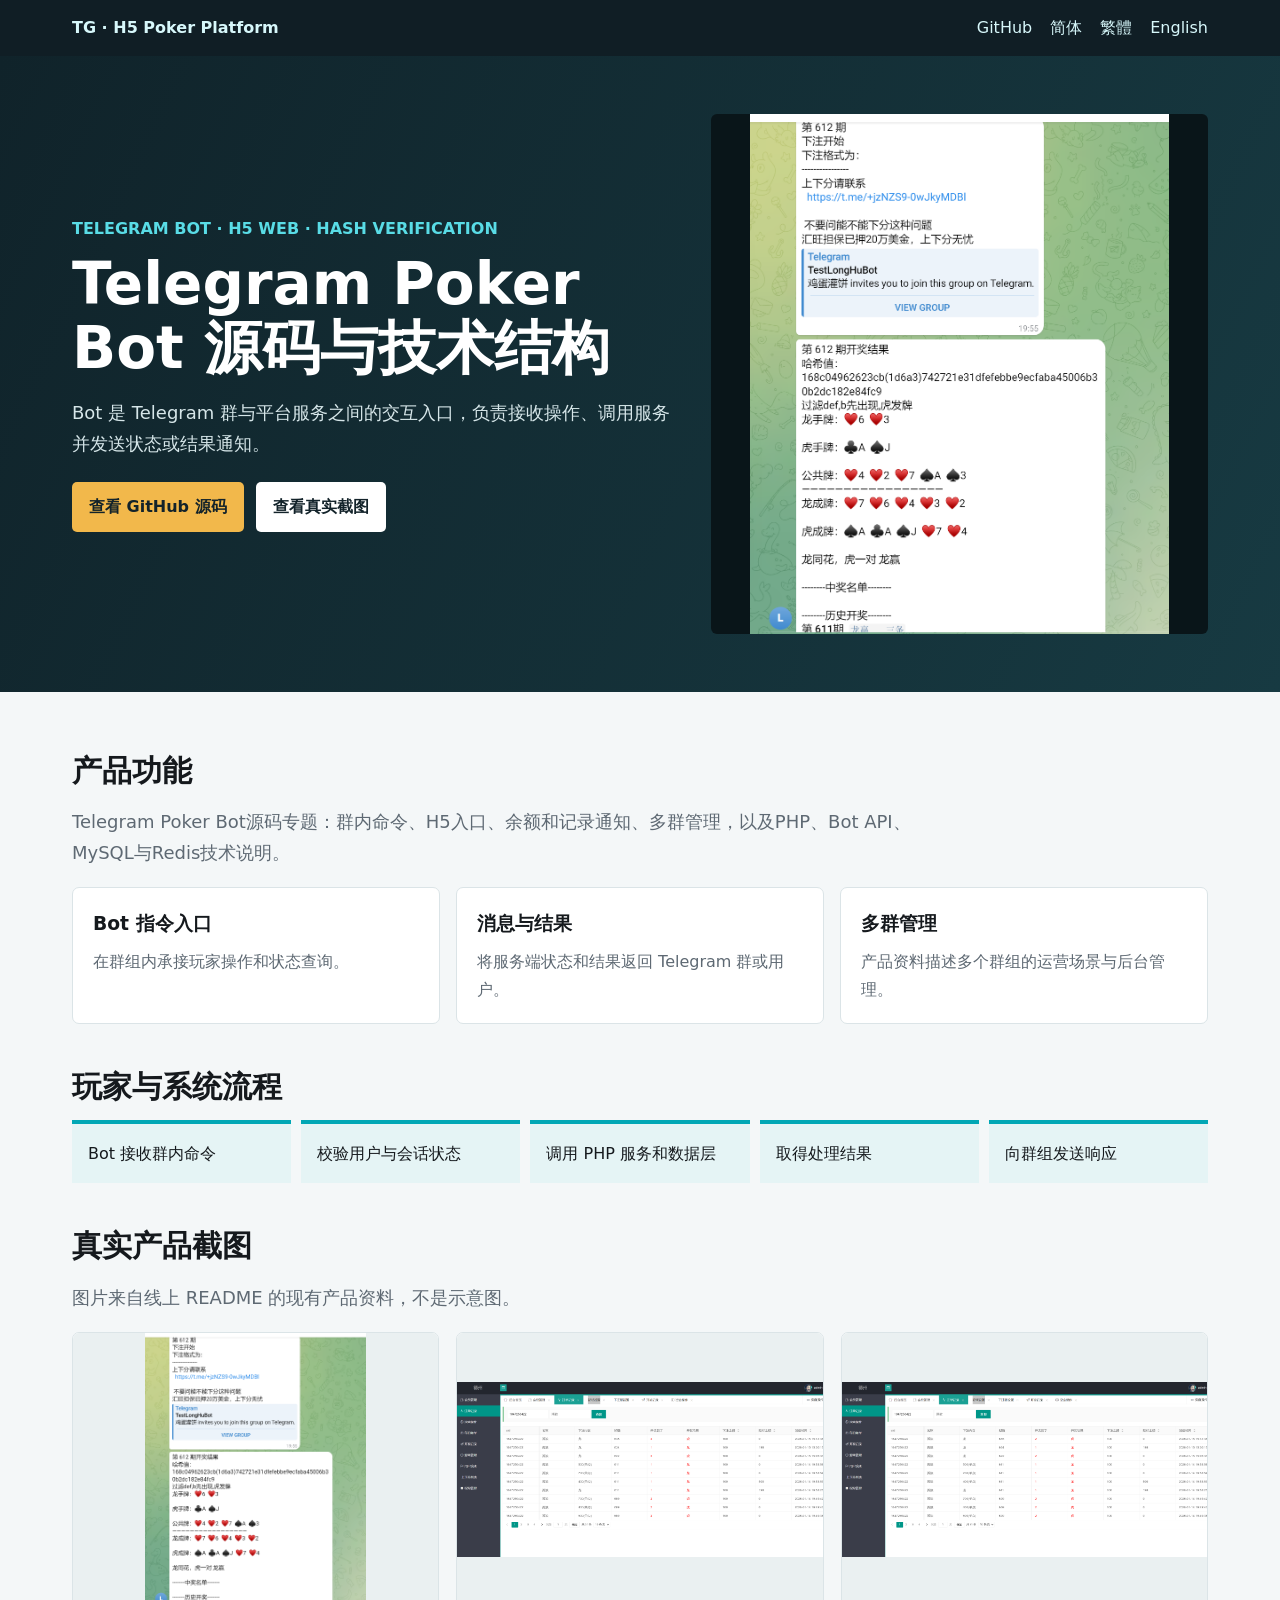
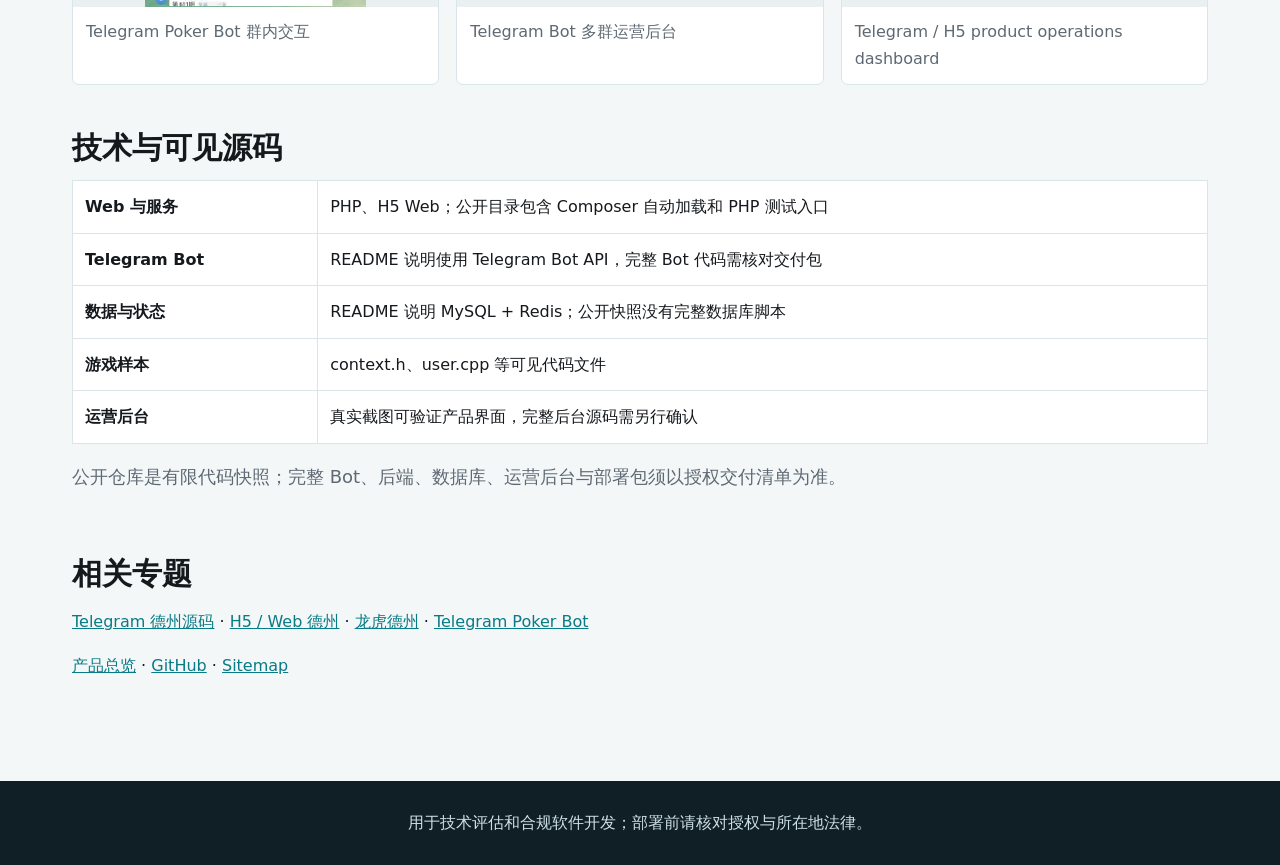
<file: docs/zh-cn/telegram-poker-bot.html>
<!doctype html><html lang="zh-CN"><head><meta charset="utf-8"><meta name="viewport" content="width=device-width,initial-scale=1"><title>Telegram Poker Bot源码｜TG德州机器人技术说明</title><meta name="description" content="Telegram Poker Bot源码专题：群内命令、H5入口、余额和记录通知、多群管理，以及PHP、Bot API、MySQL与Redis技术说明。"><link rel="canonical" href="https://masterai-top.github.io/Poker-Game-Platform-Source-Code/zh-cn/telegram-poker-bot.html"><link rel="alternate" hreflang="zh-Hans" href="https://masterai-top.github.io/Poker-Game-Platform-Source-Code/zh-cn/telegram-poker-bot.html"><link rel="alternate" hreflang="zh-Hant" href="https://masterai-top.github.io/Poker-Game-Platform-Source-Code/zh-tw/telegram-poker-bot.html"><link rel="alternate" hreflang="en" href="https://masterai-top.github.io/Poker-Game-Platform-Source-Code/en/telegram-poker-source-code.html"><link rel="alternate" hreflang="x-default" href="https://masterai-top.github.io/Poker-Game-Platform-Source-Code/"><meta property="og:type" content="website"><meta property="og:title" content="Telegram Poker Bot源码｜TG德州机器人技术说明"><meta property="og:description" content="Telegram Poker Bot源码专题：群内命令、H5入口、余额和记录通知、多群管理，以及PHP、Bot API、MySQL与Redis技术说明。"><meta property="og:image" content="https://masterai-top.github.io/Poker-Game-Platform-Source-Code/assets/screenshots/telegram-game-1.png"><link rel="stylesheet" href="../styles.css"><script type="application/ld+json">{"@context":"https://schema.org","@type":"TechArticle","headline":"Telegram Poker Bot 源码与技术结构","description":"Telegram Poker Bot源码专题：群内命令、H5入口、余额和记录通知、多群管理，以及PHP、Bot API、MySQL与Redis技术说明。","url":"https://masterai-top.github.io/Poker-Game-Platform-Source-Code/zh-cn/telegram-poker-bot.html","image":["https://masterai-top.github.io/Poker-Game-Platform-Source-Code/assets/screenshots/telegram-game-1.png","https://masterai-top.github.io/Poker-Game-Platform-Source-Code/assets/screenshots/admin-dashboard.png"],"about":{"@type":"SoftwareSourceCode","name":"Telegram and H5 Poker Game Platform Source Code","codeRepository":"https://github.com/masterai-top/Poker-Game-Platform-Source-Code","programmingLanguage":["PHP","C++"]}}</script></head><body><nav><div class="inner"><a class="brand" href="https://masterai-top.github.io/Poker-Game-Platform-Source-Code/">TG · H5 Poker Platform</a><a href="https://github.com/masterai-top/Poker-Game-Platform-Source-Code">GitHub</a><a href="https://masterai-top.github.io/Poker-Game-Platform-Source-Code/zh-cn/telegram-poker-source-code.html">简体</a><a href="https://masterai-top.github.io/Poker-Game-Platform-Source-Code/zh-tw/telegram-poker-source-code.html">繁體</a><a href="https://masterai-top.github.io/Poker-Game-Platform-Source-Code/en/telegram-poker-source-code.html">English</a></div></nav><header class="hero"><div class="inner"><div><div class="eyebrow">TELEGRAM BOT · H5 WEB · HASH VERIFICATION</div><h1>Telegram Poker Bot 源码与技术结构</h1><p>Bot 是 Telegram 群与平台服务之间的交互入口，负责接收操作、调用服务并发送状态或结果通知。</p><div class="actions"><a class="button primary" href="https://github.com/masterai-top/Poker-Game-Platform-Source-Code">查看 GitHub 源码</a><a class="button" href="#screens">查看真实截图</a></div></div><img src="../assets/screenshots/telegram-game-1.png" alt="Telegram Poker Bot 群内交互"></div></header><main><section><h2>产品功能</h2><p class="lead">Telegram Poker Bot源码专题：群内命令、H5入口、余额和记录通知、多群管理，以及PHP、Bot API、MySQL与Redis技术说明。</p><div class="grid"><article class='card'><h3>Bot 指令入口</h3><p>在群组内承接玩家操作和状态查询。</p></article>
<article class='card'><h3>消息与结果</h3><p>将服务端状态和结果返回 Telegram 群或用户。</p></article>
<article class='card'><h3>多群管理</h3><p>产品资料描述多个群组的运营场景与后台管理。</p></article></div></section><section><h2>玩家与系统流程</h2><div class="flow"><div>Bot 接收群内命令</div>
<div>校验用户与会话状态</div>
<div>调用 PHP 服务和数据层</div>
<div>取得处理结果</div>
<div>向群组发送响应</div></div></section><section id="screens"><h2>真实产品截图</h2><p class="lead">图片来自线上 README 的现有产品资料，不是示意图。</p><div class="shots"><figure><img src="../assets/screenshots/telegram-game-1.png" alt="Telegram Poker Bot 群内交互" loading="lazy"><figcaption>Telegram Poker Bot 群内交互</figcaption></figure><figure><img src="../assets/screenshots/admin-dashboard.png" alt="Telegram Bot 多群运营后台" loading="lazy"><figcaption>Telegram Bot 多群运营后台</figcaption></figure><figure><img src="../assets/screenshots/admin-dashboard.png" alt="Telegram poker operations dashboard" loading="lazy"><figcaption>Telegram / H5 product operations dashboard</figcaption></figure></div></section><section><h2>技术与可见源码</h2><table><tbody><tr><th>Web 与服务</th><td>PHP、H5 Web；公开目录包含 Composer 自动加载和 PHP 测试入口</td></tr>
<tr><th>Telegram Bot</th><td>README 说明使用 Telegram Bot API，完整 Bot 代码需核对交付包</td></tr>
<tr><th>数据与状态</th><td>README 说明 MySQL + Redis；公开快照没有完整数据库脚本</td></tr>
<tr><th>游戏样本</th><td>context.h、user.cpp 等可见代码文件</td></tr>
<tr><th>运营后台</th><td>真实截图可验证产品界面，完整后台源码需另行确认</td></tr></tbody></table><p class="lead">公开仓库是有限代码快照；完整 Bot、后端、数据库、运营后台与部署包须以授权交付清单为准。</p></section><section><h2>相关专题</h2><p><a href='https://masterai-top.github.io/Poker-Game-Platform-Source-Code/zh-cn/telegram-poker-source-code.html'>Telegram 德州源码</a> · <a href='https://masterai-top.github.io/Poker-Game-Platform-Source-Code/zh-cn/h5-web-poker.html'>H5 / Web 德州</a> · <a href='https://masterai-top.github.io/Poker-Game-Platform-Source-Code/zh-cn/dragon-tiger-texas.html'>龙虎德州</a> · <a href='https://masterai-top.github.io/Poker-Game-Platform-Source-Code/zh-cn/telegram-poker-bot.html'>Telegram Poker Bot</a></p><p><a href="https://masterai-top.github.io/Poker-Game-Platform-Source-Code/">产品总览</a> · <a href="https://github.com/masterai-top/Poker-Game-Platform-Source-Code">GitHub</a> · <a href="https://masterai-top.github.io/Poker-Game-Platform-Source-Code/sitemap.xml">Sitemap</a></p></section></main><footer>用于技术评估和合规软件开发；部署前请核对授权与所在地法律。</footer></body></html>
</file>
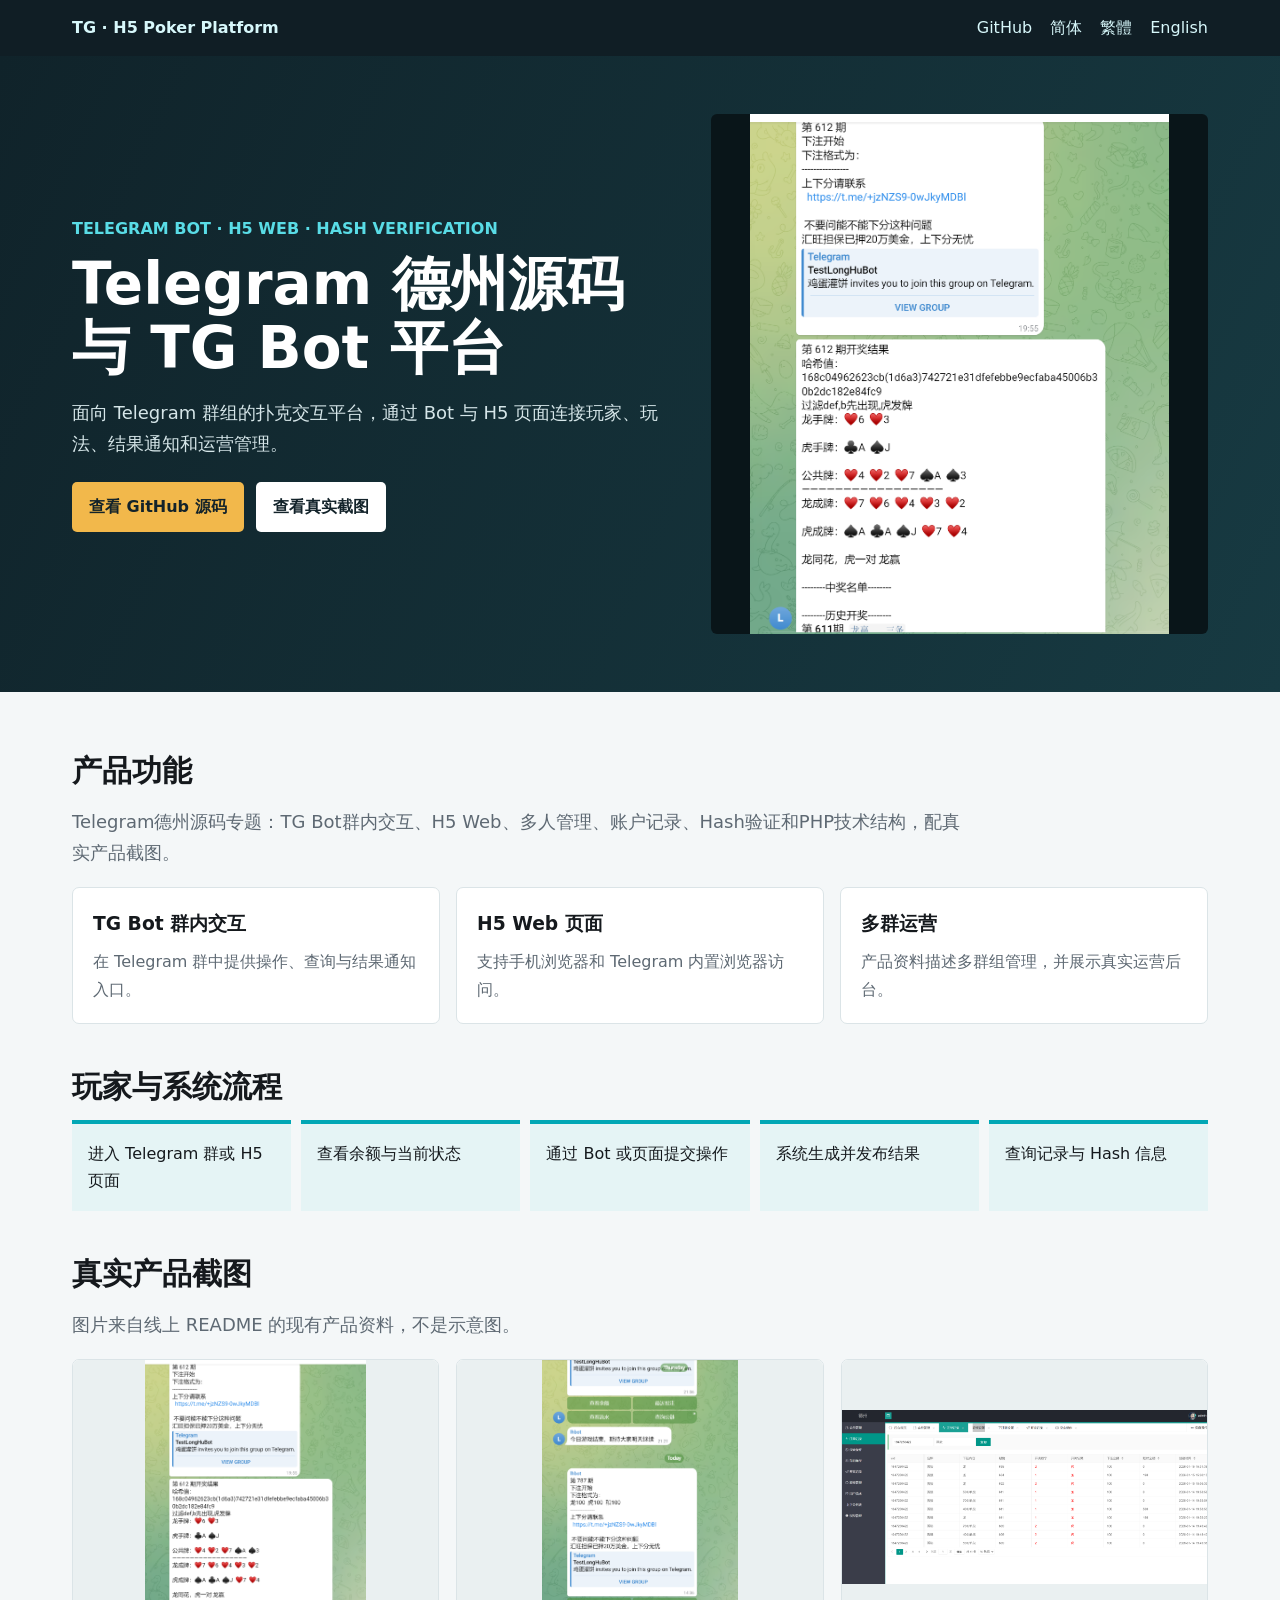
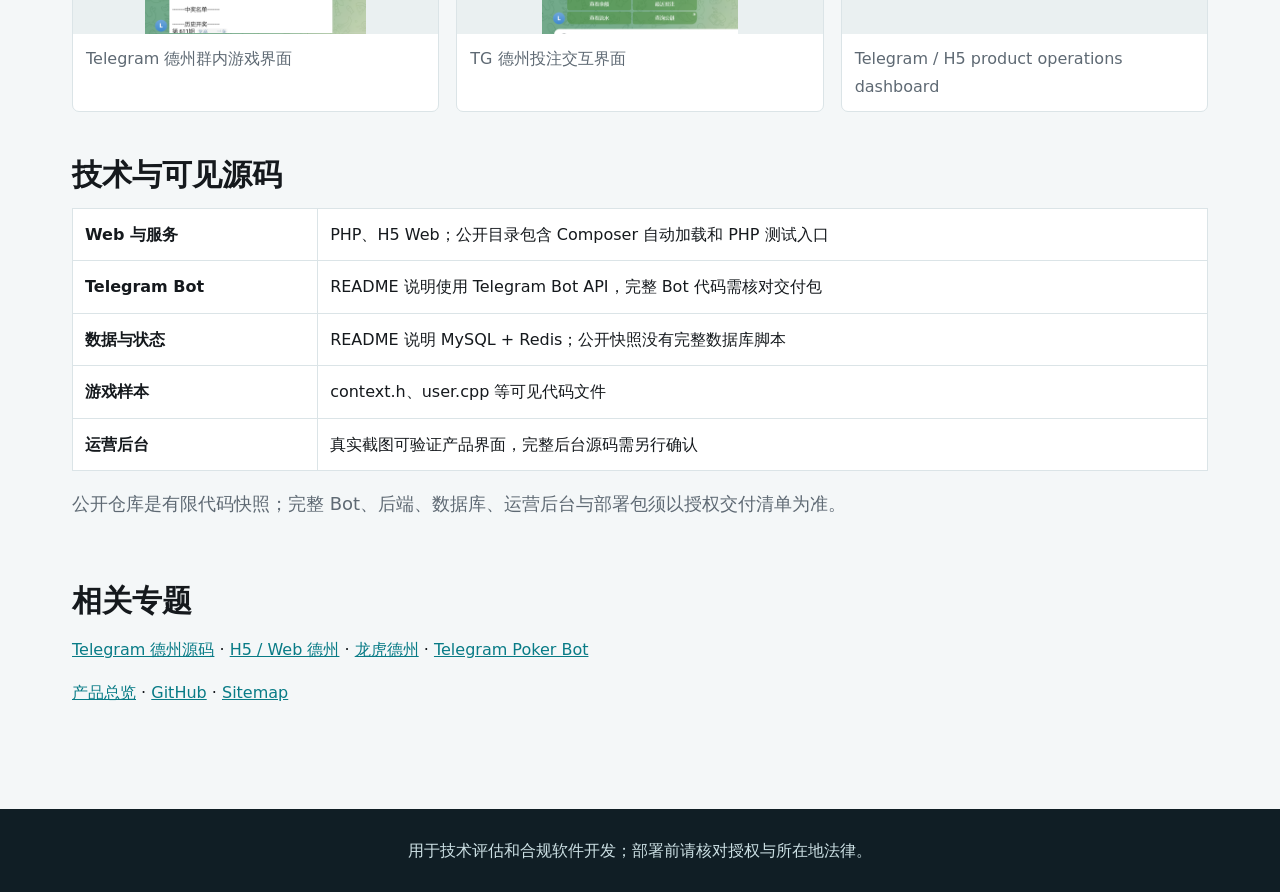
<file: docs/zh-cn/telegram-poker-source-code.html>
<!doctype html><html lang="zh-CN"><head><meta charset="utf-8"><meta name="viewport" content="width=device-width,initial-scale=1"><title>Telegram德州源码｜TG Bot群内扑克与H5平台</title><meta name="description" content="Telegram德州源码专题：TG Bot群内交互、H5 Web、多人管理、账户记录、Hash验证和PHP技术结构，配真实产品截图。"><link rel="canonical" href="https://masterai-top.github.io/Poker-Game-Platform-Source-Code/zh-cn/telegram-poker-source-code.html"><link rel="alternate" hreflang="zh-Hans" href="https://masterai-top.github.io/Poker-Game-Platform-Source-Code/zh-cn/telegram-poker-source-code.html"><link rel="alternate" hreflang="zh-Hant" href="https://masterai-top.github.io/Poker-Game-Platform-Source-Code/zh-tw/telegram-poker-source-code.html"><link rel="alternate" hreflang="en" href="https://masterai-top.github.io/Poker-Game-Platform-Source-Code/en/telegram-poker-source-code.html"><link rel="alternate" hreflang="x-default" href="https://masterai-top.github.io/Poker-Game-Platform-Source-Code/"><meta property="og:type" content="website"><meta property="og:title" content="Telegram德州源码｜TG Bot群内扑克与H5平台"><meta property="og:description" content="Telegram德州源码专题：TG Bot群内交互、H5 Web、多人管理、账户记录、Hash验证和PHP技术结构，配真实产品截图。"><meta property="og:image" content="https://masterai-top.github.io/Poker-Game-Platform-Source-Code/assets/screenshots/telegram-game-1.png"><link rel="stylesheet" href="../styles.css"><script type="application/ld+json">{"@context":"https://schema.org","@type":"TechArticle","headline":"Telegram 德州源码与 TG Bot 平台","description":"Telegram德州源码专题：TG Bot群内交互、H5 Web、多人管理、账户记录、Hash验证和PHP技术结构，配真实产品截图。","url":"https://masterai-top.github.io/Poker-Game-Platform-Source-Code/zh-cn/telegram-poker-source-code.html","image":["https://masterai-top.github.io/Poker-Game-Platform-Source-Code/assets/screenshots/telegram-game-1.png","https://masterai-top.github.io/Poker-Game-Platform-Source-Code/assets/screenshots/telegram-bet-1.png"],"about":{"@type":"SoftwareSourceCode","name":"Telegram and H5 Poker Game Platform Source Code","codeRepository":"https://github.com/masterai-top/Poker-Game-Platform-Source-Code","programmingLanguage":["PHP","C++"]}}</script></head><body><nav><div class="inner"><a class="brand" href="https://masterai-top.github.io/Poker-Game-Platform-Source-Code/">TG · H5 Poker Platform</a><a href="https://github.com/masterai-top/Poker-Game-Platform-Source-Code">GitHub</a><a href="https://masterai-top.github.io/Poker-Game-Platform-Source-Code/zh-cn/telegram-poker-source-code.html">简体</a><a href="https://masterai-top.github.io/Poker-Game-Platform-Source-Code/zh-tw/telegram-poker-source-code.html">繁體</a><a href="https://masterai-top.github.io/Poker-Game-Platform-Source-Code/en/telegram-poker-source-code.html">English</a></div></nav><header class="hero"><div class="inner"><div><div class="eyebrow">TELEGRAM BOT · H5 WEB · HASH VERIFICATION</div><h1>Telegram 德州源码与 TG Bot 平台</h1><p>面向 Telegram 群组的扑克交互平台，通过 Bot 与 H5 页面连接玩家、玩法、结果通知和运营管理。</p><div class="actions"><a class="button primary" href="https://github.com/masterai-top/Poker-Game-Platform-Source-Code">查看 GitHub 源码</a><a class="button" href="#screens">查看真实截图</a></div></div><img src="../assets/screenshots/telegram-game-1.png" alt="Telegram 德州群内游戏界面"></div></header><main><section><h2>产品功能</h2><p class="lead">Telegram德州源码专题：TG Bot群内交互、H5 Web、多人管理、账户记录、Hash验证和PHP技术结构，配真实产品截图。</p><div class="grid"><article class='card'><h3>TG Bot 群内交互</h3><p>在 Telegram 群中提供操作、查询与结果通知入口。</p></article>
<article class='card'><h3>H5 Web 页面</h3><p>支持手机浏览器和 Telegram 内置浏览器访问。</p></article>
<article class='card'><h3>多群运营</h3><p>产品资料描述多群组管理，并展示真实运营后台。</p></article></div></section><section><h2>玩家与系统流程</h2><div class="flow"><div>进入 Telegram 群或 H5 页面</div>
<div>查看余额与当前状态</div>
<div>通过 Bot 或页面提交操作</div>
<div>系统生成并发布结果</div>
<div>查询记录与 Hash 信息</div></div></section><section id="screens"><h2>真实产品截图</h2><p class="lead">图片来自线上 README 的现有产品资料，不是示意图。</p><div class="shots"><figure><img src="../assets/screenshots/telegram-game-1.png" alt="Telegram 德州群内游戏界面" loading="lazy"><figcaption>Telegram 德州群内游戏界面</figcaption></figure><figure><img src="../assets/screenshots/telegram-bet-1.png" alt="TG 德州投注交互界面" loading="lazy"><figcaption>TG 德州投注交互界面</figcaption></figure><figure><img src="../assets/screenshots/admin-dashboard.png" alt="Telegram poker operations dashboard" loading="lazy"><figcaption>Telegram / H5 product operations dashboard</figcaption></figure></div></section><section><h2>技术与可见源码</h2><table><tbody><tr><th>Web 与服务</th><td>PHP、H5 Web；公开目录包含 Composer 自动加载和 PHP 测试入口</td></tr>
<tr><th>Telegram Bot</th><td>README 说明使用 Telegram Bot API，完整 Bot 代码需核对交付包</td></tr>
<tr><th>数据与状态</th><td>README 说明 MySQL + Redis；公开快照没有完整数据库脚本</td></tr>
<tr><th>游戏样本</th><td>context.h、user.cpp 等可见代码文件</td></tr>
<tr><th>运营后台</th><td>真实截图可验证产品界面，完整后台源码需另行确认</td></tr></tbody></table><p class="lead">公开仓库是有限代码快照；完整 Bot、后端、数据库、运营后台与部署包须以授权交付清单为准。</p></section><section><h2>相关专题</h2><p><a href='https://masterai-top.github.io/Poker-Game-Platform-Source-Code/zh-cn/telegram-poker-source-code.html'>Telegram 德州源码</a> · <a href='https://masterai-top.github.io/Poker-Game-Platform-Source-Code/zh-cn/h5-web-poker.html'>H5 / Web 德州</a> · <a href='https://masterai-top.github.io/Poker-Game-Platform-Source-Code/zh-cn/dragon-tiger-texas.html'>龙虎德州</a> · <a href='https://masterai-top.github.io/Poker-Game-Platform-Source-Code/zh-cn/telegram-poker-bot.html'>Telegram Poker Bot</a></p><p><a href="https://masterai-top.github.io/Poker-Game-Platform-Source-Code/">产品总览</a> · <a href="https://github.com/masterai-top/Poker-Game-Platform-Source-Code">GitHub</a> · <a href="https://masterai-top.github.io/Poker-Game-Platform-Source-Code/sitemap.xml">Sitemap</a></p></section></main><footer>用于技术评估和合规软件开发；部署前请核对授权与所在地法律。</footer></body></html>
</file>
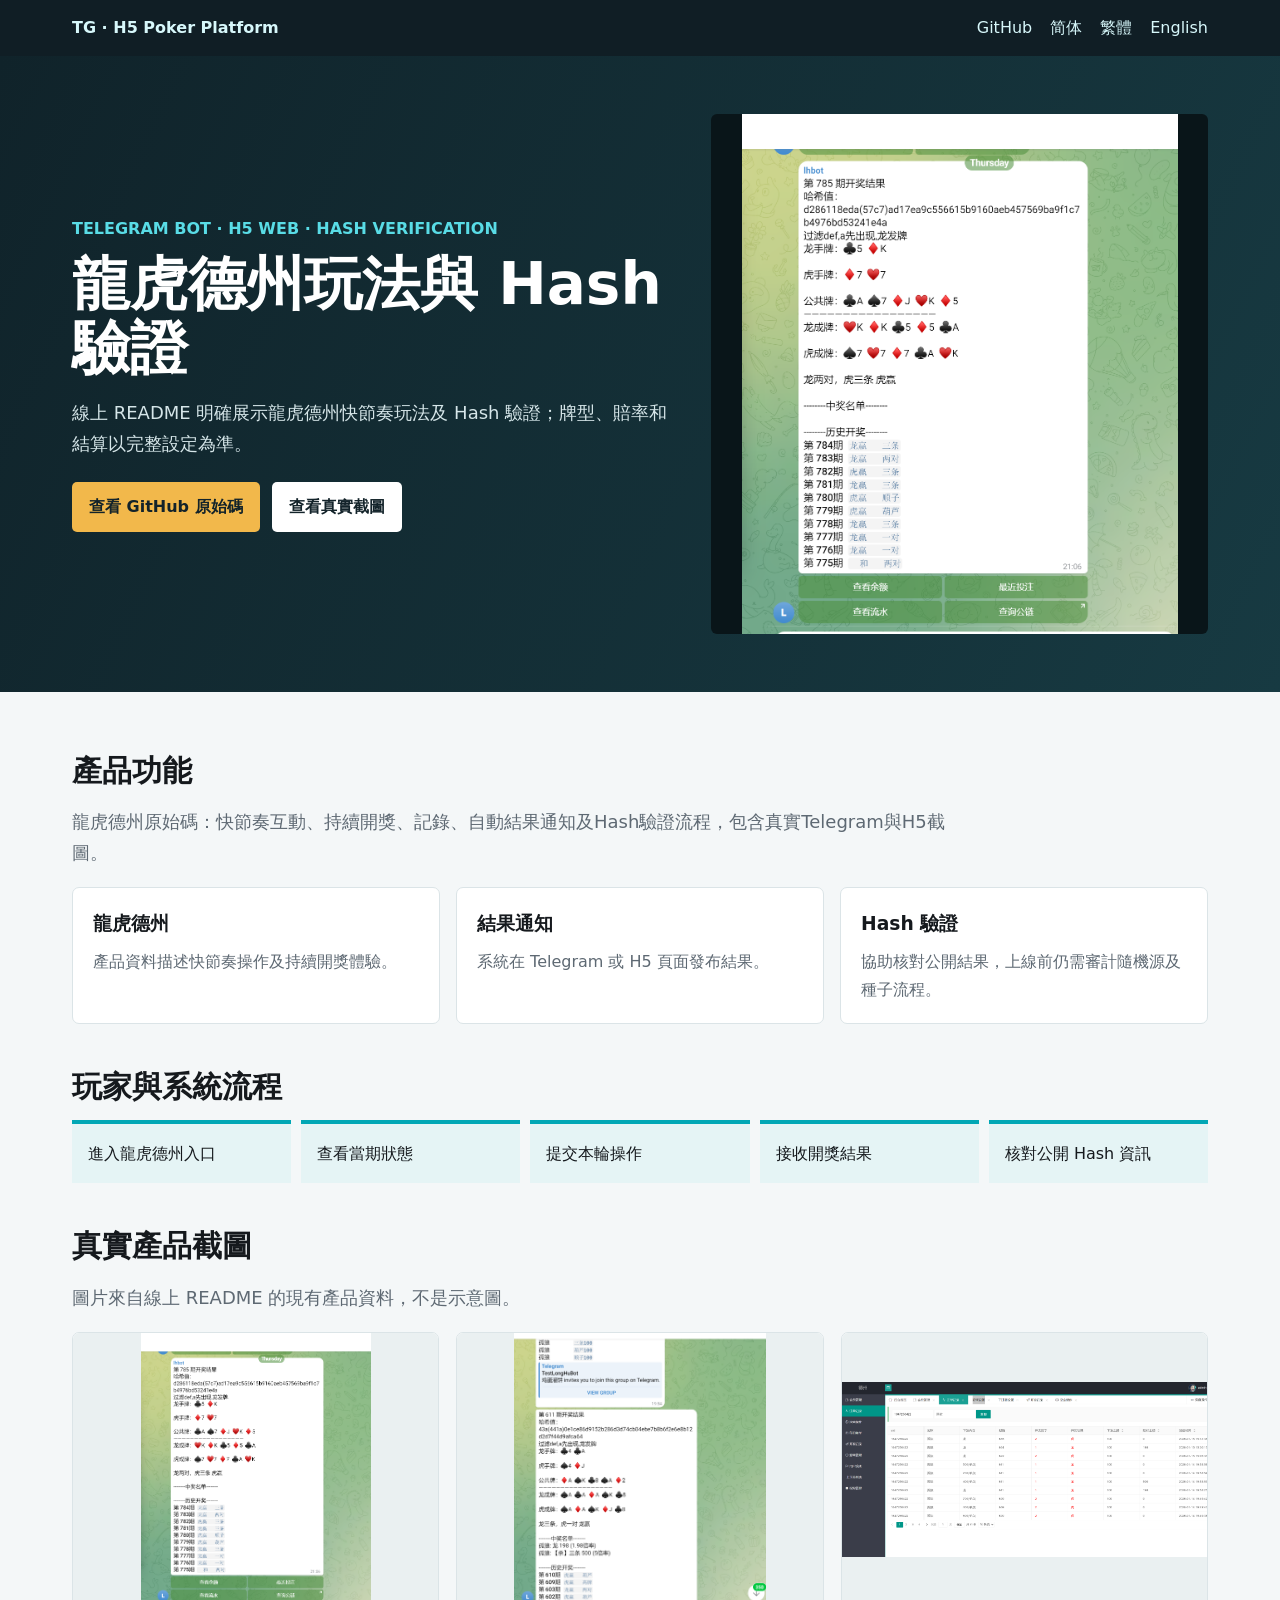
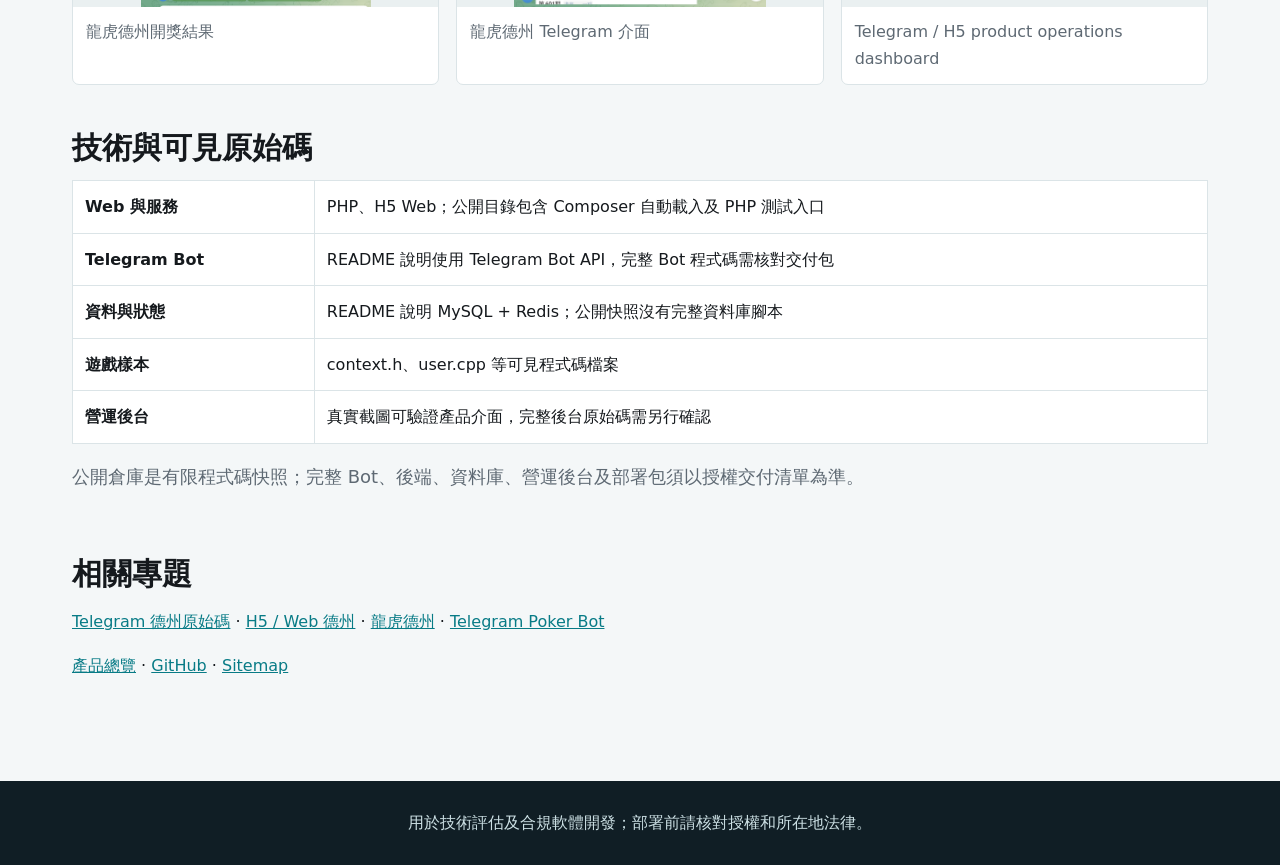
<file: docs/zh-tw/dragon-tiger-texas.html>
<!doctype html><html lang="zh-Hant"><head><meta charset="utf-8"><meta name="viewport" content="width=device-width,initial-scale=1"><title>龍虎德州原始碼｜快節奏玩法與Hash結果驗證</title><meta name="description" content="龍虎德州原始碼：快節奏互動、持續開獎、記錄、自動結果通知及Hash驗證流程，包含真實Telegram與H5截圖。"><link rel="canonical" href="https://masterai-top.github.io/Poker-Game-Platform-Source-Code/zh-tw/dragon-tiger-texas.html"><link rel="alternate" hreflang="zh-Hans" href="https://masterai-top.github.io/Poker-Game-Platform-Source-Code/zh-cn/dragon-tiger-texas.html"><link rel="alternate" hreflang="zh-Hant" href="https://masterai-top.github.io/Poker-Game-Platform-Source-Code/zh-tw/dragon-tiger-texas.html"><link rel="alternate" hreflang="en" href="https://masterai-top.github.io/Poker-Game-Platform-Source-Code/en/h5-web-poker-platform.html"><link rel="alternate" hreflang="x-default" href="https://masterai-top.github.io/Poker-Game-Platform-Source-Code/"><meta property="og:type" content="website"><meta property="og:title" content="龍虎德州原始碼｜快節奏玩法與Hash結果驗證"><meta property="og:description" content="龍虎德州原始碼：快節奏互動、持續開獎、記錄、自動結果通知及Hash驗證流程，包含真實Telegram與H5截圖。"><meta property="og:image" content="https://masterai-top.github.io/Poker-Game-Platform-Source-Code/assets/screenshots/telegram-result-1.png"><link rel="stylesheet" href="../styles.css"><script type="application/ld+json">{"@context":"https://schema.org","@type":"TechArticle","headline":"龍虎德州玩法與 Hash 驗證","description":"龍虎德州原始碼：快節奏互動、持續開獎、記錄、自動結果通知及Hash驗證流程，包含真實Telegram與H5截圖。","url":"https://masterai-top.github.io/Poker-Game-Platform-Source-Code/zh-tw/dragon-tiger-texas.html","image":["https://masterai-top.github.io/Poker-Game-Platform-Source-Code/assets/screenshots/telegram-result-1.png","https://masterai-top.github.io/Poker-Game-Platform-Source-Code/assets/screenshots/telegram-game-2.png"],"about":{"@type":"SoftwareSourceCode","name":"Telegram and H5 Poker Game Platform Source Code","codeRepository":"https://github.com/masterai-top/Poker-Game-Platform-Source-Code","programmingLanguage":["PHP","C++"]}}</script></head><body><nav><div class="inner"><a class="brand" href="https://masterai-top.github.io/Poker-Game-Platform-Source-Code/">TG · H5 Poker Platform</a><a href="https://github.com/masterai-top/Poker-Game-Platform-Source-Code">GitHub</a><a href="https://masterai-top.github.io/Poker-Game-Platform-Source-Code/zh-cn/telegram-poker-source-code.html">简体</a><a href="https://masterai-top.github.io/Poker-Game-Platform-Source-Code/zh-tw/telegram-poker-source-code.html">繁體</a><a href="https://masterai-top.github.io/Poker-Game-Platform-Source-Code/en/telegram-poker-source-code.html">English</a></div></nav><header class="hero"><div class="inner"><div><div class="eyebrow">TELEGRAM BOT · H5 WEB · HASH VERIFICATION</div><h1>龍虎德州玩法與 Hash 驗證</h1><p>線上 README 明確展示龍虎德州快節奏玩法及 Hash 驗證；牌型、賠率和結算以完整設定為準。</p><div class="actions"><a class="button primary" href="https://github.com/masterai-top/Poker-Game-Platform-Source-Code">查看 GitHub 原始碼</a><a class="button" href="#screens">查看真實截圖</a></div></div><img src="../assets/screenshots/telegram-result-1.png" alt="龍虎德州開獎結果"></div></header><main><section><h2>產品功能</h2><p class="lead">龍虎德州原始碼：快節奏互動、持續開獎、記錄、自動結果通知及Hash驗證流程，包含真實Telegram與H5截圖。</p><div class="grid"><article class='card'><h3>龍虎德州</h3><p>產品資料描述快節奏操作及持續開獎體驗。</p></article>
<article class='card'><h3>結果通知</h3><p>系統在 Telegram 或 H5 頁面發布結果。</p></article>
<article class='card'><h3>Hash 驗證</h3><p>協助核對公開結果，上線前仍需審計隨機源及種子流程。</p></article></div></section><section><h2>玩家與系統流程</h2><div class="flow"><div>進入龍虎德州入口</div>
<div>查看當期狀態</div>
<div>提交本輪操作</div>
<div>接收開獎結果</div>
<div>核對公開 Hash 資訊</div></div></section><section id="screens"><h2>真實產品截圖</h2><p class="lead">圖片來自線上 README 的現有產品資料，不是示意圖。</p><div class="shots"><figure><img src="../assets/screenshots/telegram-result-1.png" alt="龍虎德州開獎結果" loading="lazy"><figcaption>龍虎德州開獎結果</figcaption></figure><figure><img src="../assets/screenshots/telegram-game-2.png" alt="龍虎德州 Telegram 介面" loading="lazy"><figcaption>龍虎德州 Telegram 介面</figcaption></figure><figure><img src="../assets/screenshots/admin-dashboard.png" alt="Telegram poker operations dashboard" loading="lazy"><figcaption>Telegram / H5 product operations dashboard</figcaption></figure></div></section><section><h2>技術與可見原始碼</h2><table><tbody><tr><th>Web 與服務</th><td>PHP、H5 Web；公開目錄包含 Composer 自動載入及 PHP 測試入口</td></tr>
<tr><th>Telegram Bot</th><td>README 說明使用 Telegram Bot API，完整 Bot 程式碼需核對交付包</td></tr>
<tr><th>資料與狀態</th><td>README 說明 MySQL + Redis；公開快照沒有完整資料庫腳本</td></tr>
<tr><th>遊戲樣本</th><td>context.h、user.cpp 等可見程式碼檔案</td></tr>
<tr><th>營運後台</th><td>真實截圖可驗證產品介面，完整後台原始碼需另行確認</td></tr></tbody></table><p class="lead">公開倉庫是有限程式碼快照；完整 Bot、後端、資料庫、營運後台及部署包須以授權交付清單為準。</p></section><section><h2>相關專題</h2><p><a href='https://masterai-top.github.io/Poker-Game-Platform-Source-Code/zh-tw/telegram-poker-source-code.html'>Telegram 德州原始碼</a> · <a href='https://masterai-top.github.io/Poker-Game-Platform-Source-Code/zh-tw/h5-web-poker.html'>H5 / Web 德州</a> · <a href='https://masterai-top.github.io/Poker-Game-Platform-Source-Code/zh-tw/dragon-tiger-texas.html'>龍虎德州</a> · <a href='https://masterai-top.github.io/Poker-Game-Platform-Source-Code/zh-tw/telegram-poker-bot.html'>Telegram Poker Bot</a></p><p><a href="https://masterai-top.github.io/Poker-Game-Platform-Source-Code/">產品總覽</a> · <a href="https://github.com/masterai-top/Poker-Game-Platform-Source-Code">GitHub</a> · <a href="https://masterai-top.github.io/Poker-Game-Platform-Source-Code/sitemap.xml">Sitemap</a></p></section></main><footer>用於技術評估及合規軟體開發；部署前請核對授權和所在地法律。</footer></body></html>
</file>
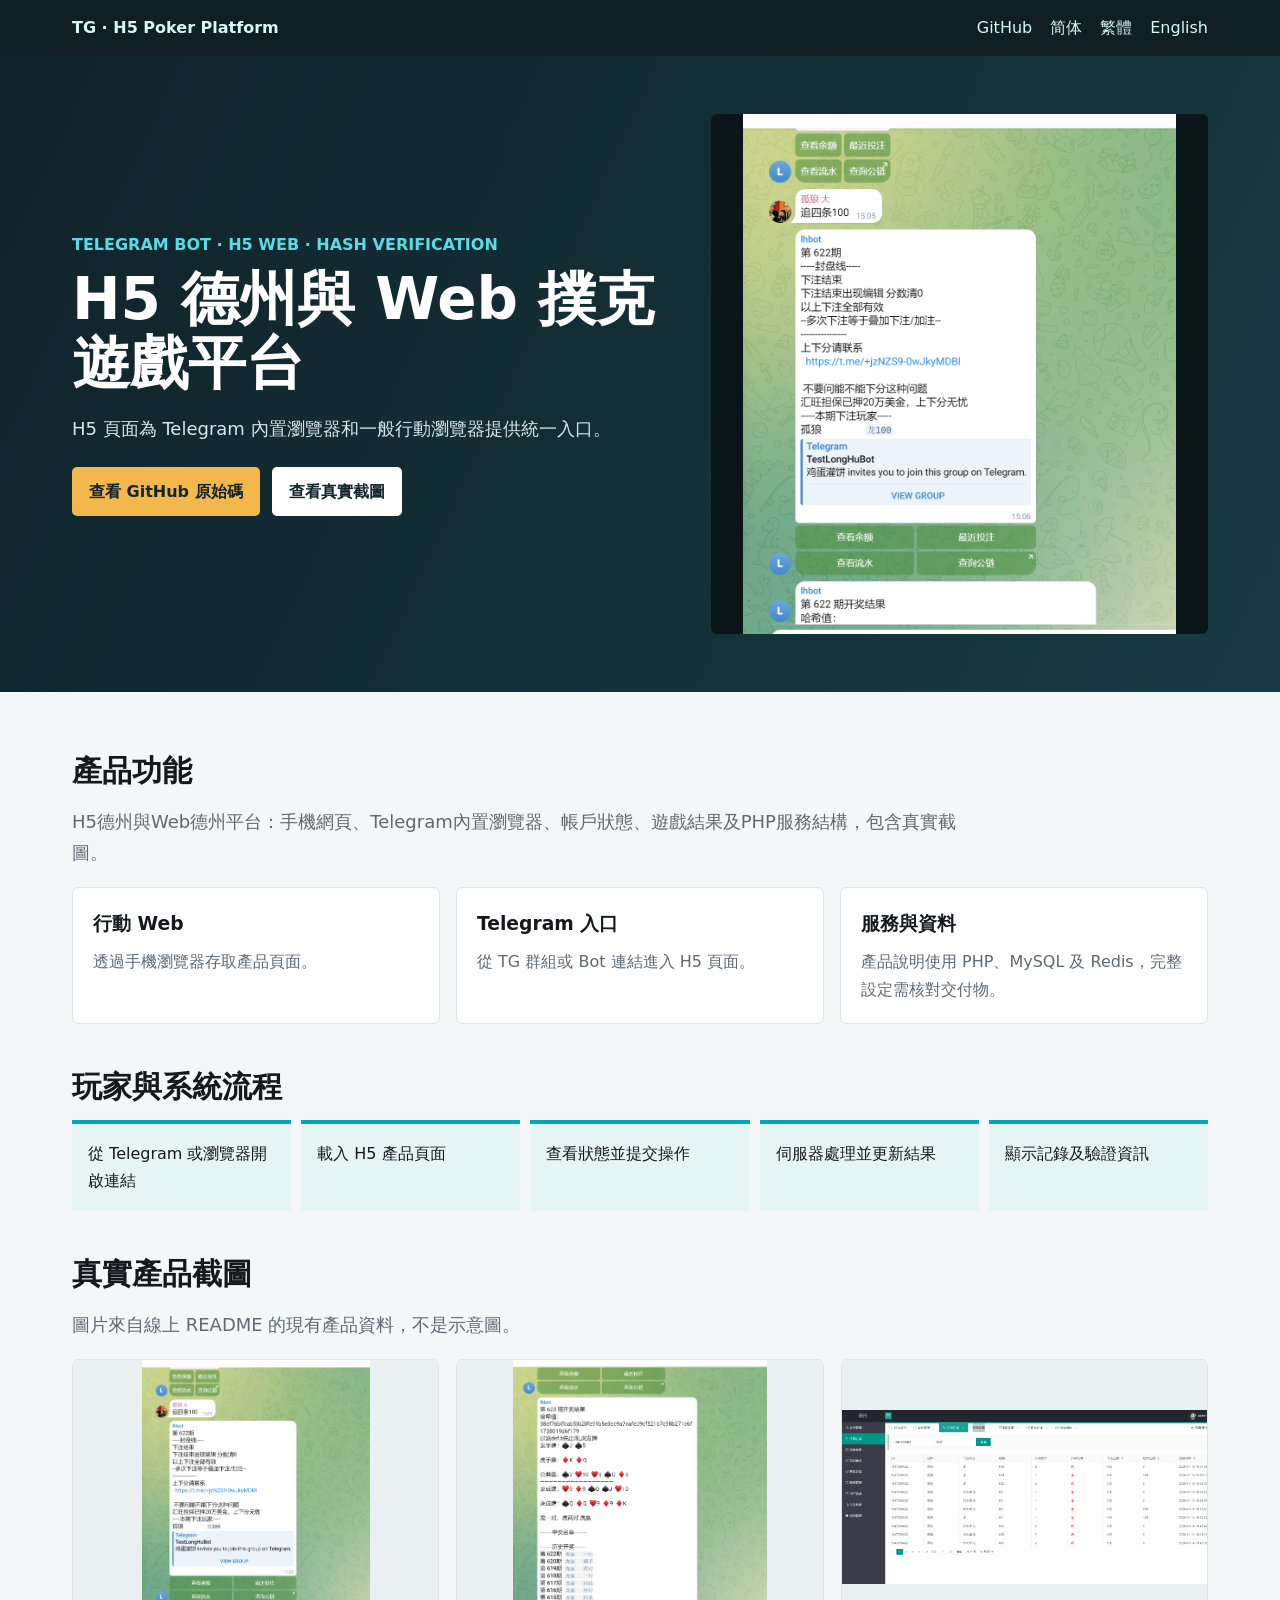
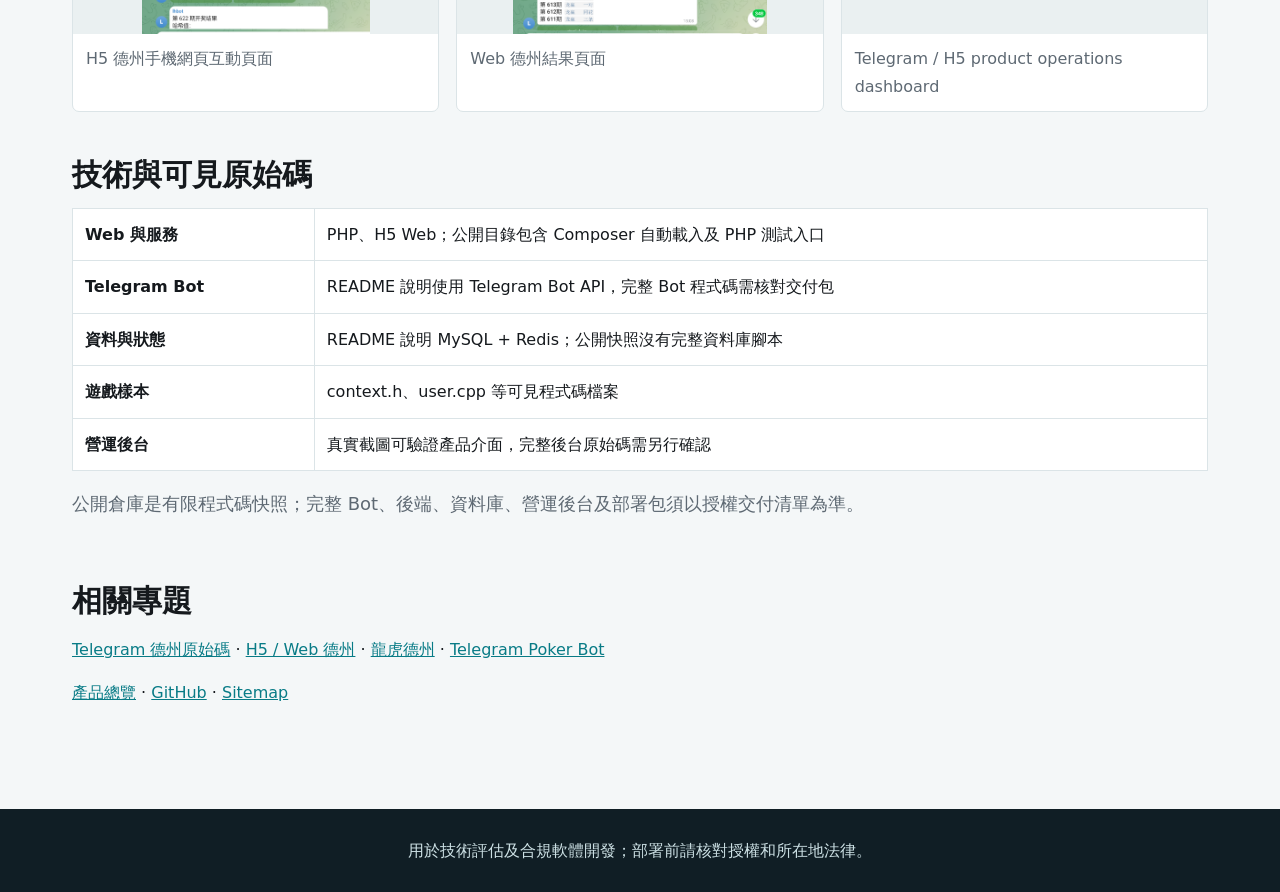
<file: docs/zh-tw/h5-web-poker.html>
<!doctype html><html lang="zh-Hant"><head><meta charset="utf-8"><meta name="viewport" content="width=device-width,initial-scale=1"><title>H5德州原始碼與Web德州平台｜手機網頁和TG入口</title><meta name="description" content="H5德州與Web德州平台：手機網頁、Telegram內置瀏覽器、帳戶狀態、遊戲結果及PHP服務結構，包含真實截圖。"><link rel="canonical" href="https://masterai-top.github.io/Poker-Game-Platform-Source-Code/zh-tw/h5-web-poker.html"><link rel="alternate" hreflang="zh-Hans" href="https://masterai-top.github.io/Poker-Game-Platform-Source-Code/zh-cn/h5-web-poker.html"><link rel="alternate" hreflang="zh-Hant" href="https://masterai-top.github.io/Poker-Game-Platform-Source-Code/zh-tw/h5-web-poker.html"><link rel="alternate" hreflang="en" href="https://masterai-top.github.io/Poker-Game-Platform-Source-Code/en/h5-web-poker-platform.html"><link rel="alternate" hreflang="x-default" href="https://masterai-top.github.io/Poker-Game-Platform-Source-Code/"><meta property="og:type" content="website"><meta property="og:title" content="H5德州原始碼與Web德州平台｜手機網頁和TG入口"><meta property="og:description" content="H5德州與Web德州平台：手機網頁、Telegram內置瀏覽器、帳戶狀態、遊戲結果及PHP服務結構，包含真實截圖。"><meta property="og:image" content="https://masterai-top.github.io/Poker-Game-Platform-Source-Code/assets/screenshots/telegram-bet-2.png"><link rel="stylesheet" href="../styles.css"><script type="application/ld+json">{"@context":"https://schema.org","@type":"TechArticle","headline":"H5 德州與 Web 撲克遊戲平台","description":"H5德州與Web德州平台：手機網頁、Telegram內置瀏覽器、帳戶狀態、遊戲結果及PHP服務結構，包含真實截圖。","url":"https://masterai-top.github.io/Poker-Game-Platform-Source-Code/zh-tw/h5-web-poker.html","image":["https://masterai-top.github.io/Poker-Game-Platform-Source-Code/assets/screenshots/telegram-bet-2.png","https://masterai-top.github.io/Poker-Game-Platform-Source-Code/assets/screenshots/telegram-result-2.png"],"about":{"@type":"SoftwareSourceCode","name":"Telegram and H5 Poker Game Platform Source Code","codeRepository":"https://github.com/masterai-top/Poker-Game-Platform-Source-Code","programmingLanguage":["PHP","C++"]}}</script></head><body><nav><div class="inner"><a class="brand" href="https://masterai-top.github.io/Poker-Game-Platform-Source-Code/">TG · H5 Poker Platform</a><a href="https://github.com/masterai-top/Poker-Game-Platform-Source-Code">GitHub</a><a href="https://masterai-top.github.io/Poker-Game-Platform-Source-Code/zh-cn/telegram-poker-source-code.html">简体</a><a href="https://masterai-top.github.io/Poker-Game-Platform-Source-Code/zh-tw/telegram-poker-source-code.html">繁體</a><a href="https://masterai-top.github.io/Poker-Game-Platform-Source-Code/en/telegram-poker-source-code.html">English</a></div></nav><header class="hero"><div class="inner"><div><div class="eyebrow">TELEGRAM BOT · H5 WEB · HASH VERIFICATION</div><h1>H5 德州與 Web 撲克遊戲平台</h1><p>H5 頁面為 Telegram 內置瀏覽器和一般行動瀏覽器提供統一入口。</p><div class="actions"><a class="button primary" href="https://github.com/masterai-top/Poker-Game-Platform-Source-Code">查看 GitHub 原始碼</a><a class="button" href="#screens">查看真實截圖</a></div></div><img src="../assets/screenshots/telegram-bet-2.png" alt="H5 德州手機網頁互動頁面"></div></header><main><section><h2>產品功能</h2><p class="lead">H5德州與Web德州平台：手機網頁、Telegram內置瀏覽器、帳戶狀態、遊戲結果及PHP服務結構，包含真實截圖。</p><div class="grid"><article class='card'><h3>行動 Web</h3><p>透過手機瀏覽器存取產品頁面。</p></article>
<article class='card'><h3>Telegram 入口</h3><p>從 TG 群組或 Bot 連結進入 H5 頁面。</p></article>
<article class='card'><h3>服務與資料</h3><p>產品說明使用 PHP、MySQL 及 Redis，完整設定需核對交付物。</p></article></div></section><section><h2>玩家與系統流程</h2><div class="flow"><div>從 Telegram 或瀏覽器開啟連結</div>
<div>載入 H5 產品頁面</div>
<div>查看狀態並提交操作</div>
<div>伺服器處理並更新結果</div>
<div>顯示記錄及驗證資訊</div></div></section><section id="screens"><h2>真實產品截圖</h2><p class="lead">圖片來自線上 README 的現有產品資料，不是示意圖。</p><div class="shots"><figure><img src="../assets/screenshots/telegram-bet-2.png" alt="H5 德州手機網頁互動頁面" loading="lazy"><figcaption>H5 德州手機網頁互動頁面</figcaption></figure><figure><img src="../assets/screenshots/telegram-result-2.png" alt="Web 德州結果頁面" loading="lazy"><figcaption>Web 德州結果頁面</figcaption></figure><figure><img src="../assets/screenshots/admin-dashboard.png" alt="Telegram poker operations dashboard" loading="lazy"><figcaption>Telegram / H5 product operations dashboard</figcaption></figure></div></section><section><h2>技術與可見原始碼</h2><table><tbody><tr><th>Web 與服務</th><td>PHP、H5 Web；公開目錄包含 Composer 自動載入及 PHP 測試入口</td></tr>
<tr><th>Telegram Bot</th><td>README 說明使用 Telegram Bot API，完整 Bot 程式碼需核對交付包</td></tr>
<tr><th>資料與狀態</th><td>README 說明 MySQL + Redis；公開快照沒有完整資料庫腳本</td></tr>
<tr><th>遊戲樣本</th><td>context.h、user.cpp 等可見程式碼檔案</td></tr>
<tr><th>營運後台</th><td>真實截圖可驗證產品介面，完整後台原始碼需另行確認</td></tr></tbody></table><p class="lead">公開倉庫是有限程式碼快照；完整 Bot、後端、資料庫、營運後台及部署包須以授權交付清單為準。</p></section><section><h2>相關專題</h2><p><a href='https://masterai-top.github.io/Poker-Game-Platform-Source-Code/zh-tw/telegram-poker-source-code.html'>Telegram 德州原始碼</a> · <a href='https://masterai-top.github.io/Poker-Game-Platform-Source-Code/zh-tw/h5-web-poker.html'>H5 / Web 德州</a> · <a href='https://masterai-top.github.io/Poker-Game-Platform-Source-Code/zh-tw/dragon-tiger-texas.html'>龍虎德州</a> · <a href='https://masterai-top.github.io/Poker-Game-Platform-Source-Code/zh-tw/telegram-poker-bot.html'>Telegram Poker Bot</a></p><p><a href="https://masterai-top.github.io/Poker-Game-Platform-Source-Code/">產品總覽</a> · <a href="https://github.com/masterai-top/Poker-Game-Platform-Source-Code">GitHub</a> · <a href="https://masterai-top.github.io/Poker-Game-Platform-Source-Code/sitemap.xml">Sitemap</a></p></section></main><footer>用於技術評估及合規軟體開發；部署前請核對授權和所在地法律。</footer></body></html>
</file>
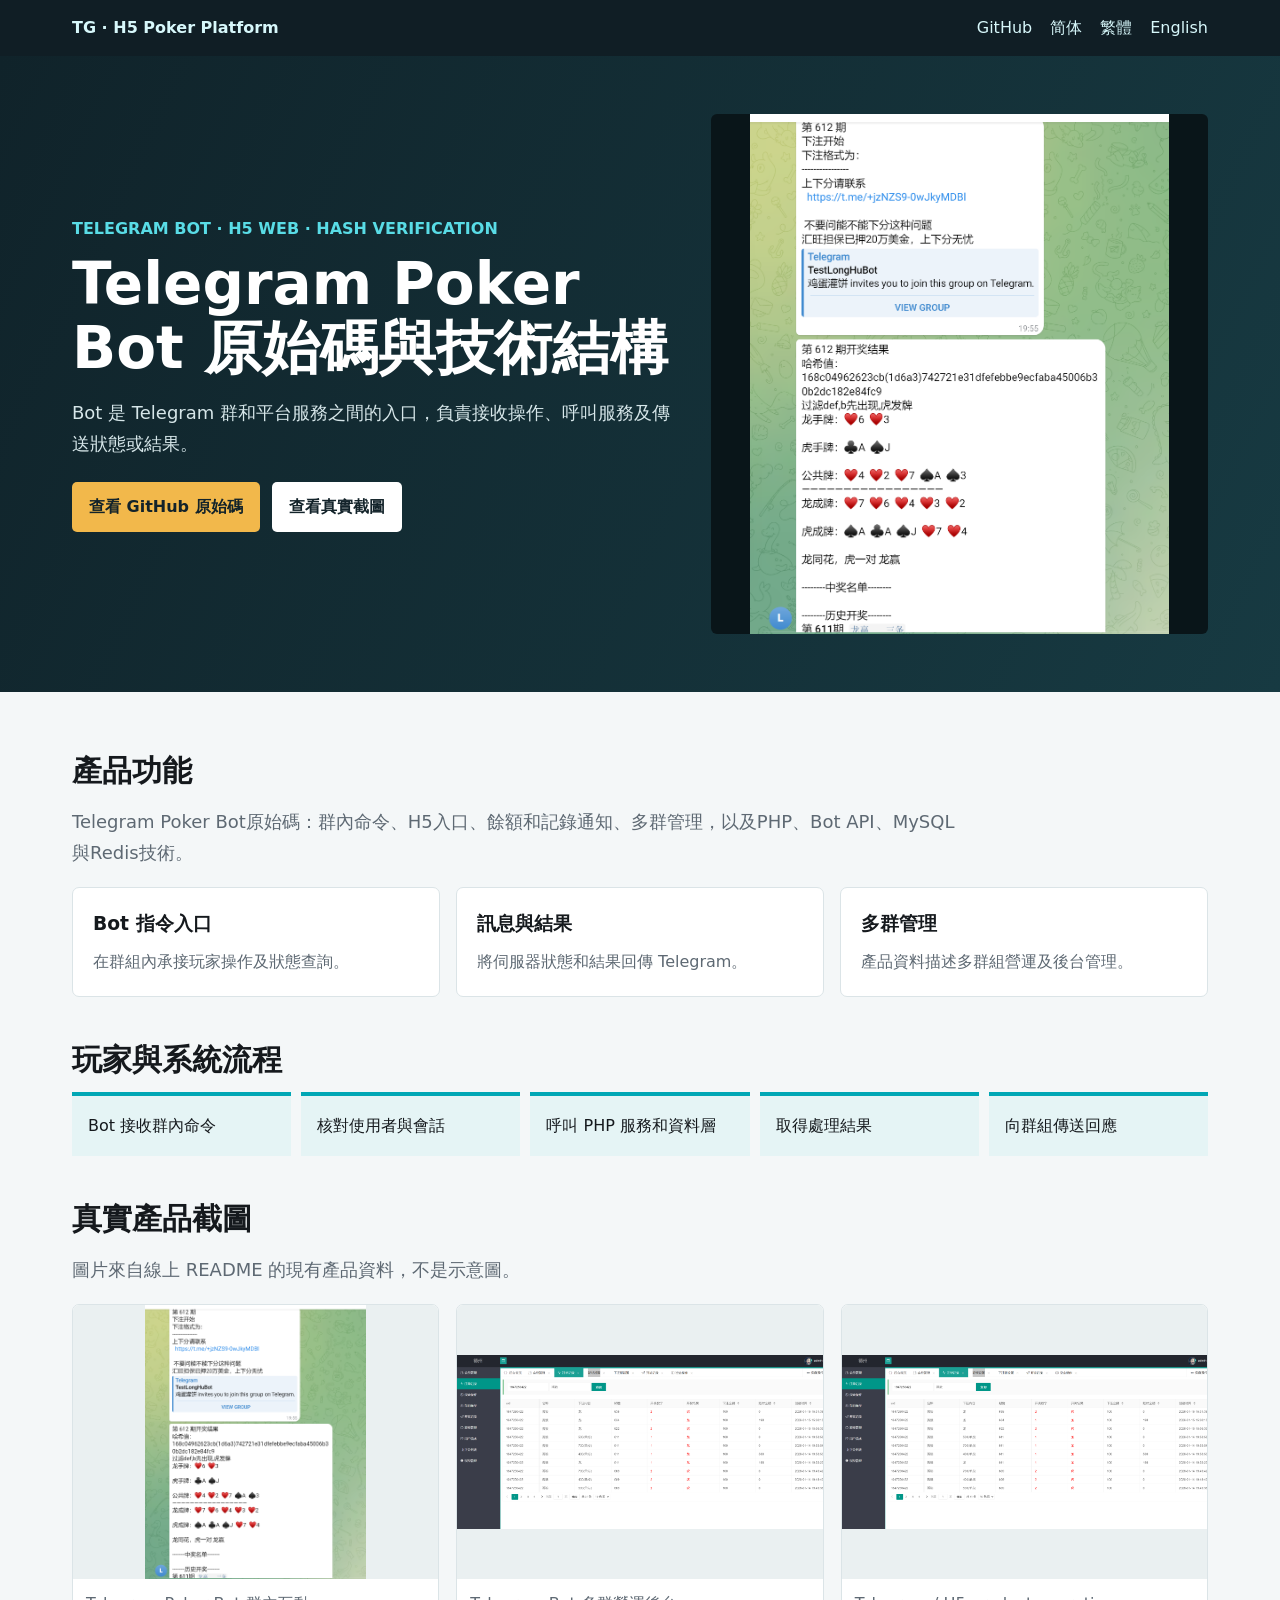
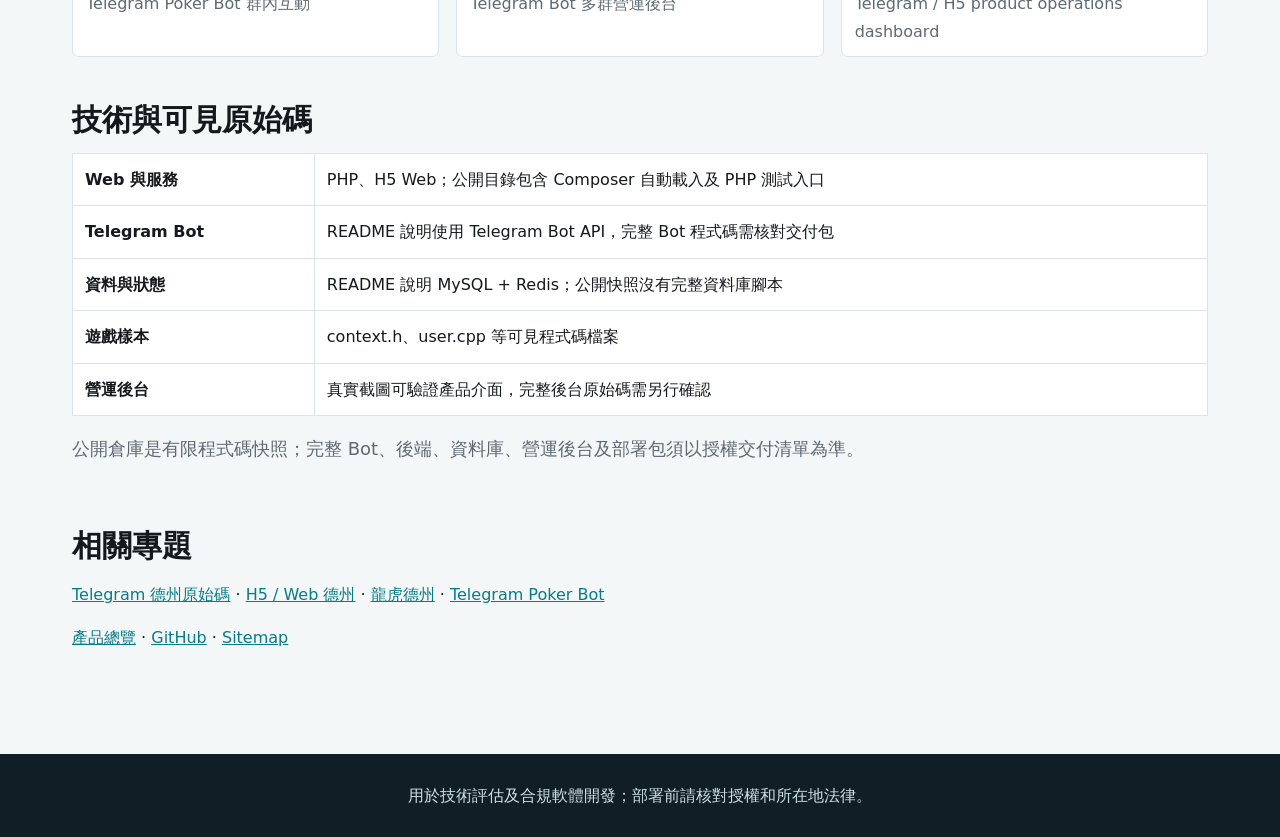
<file: docs/zh-tw/telegram-poker-bot.html>
<!doctype html><html lang="zh-Hant"><head><meta charset="utf-8"><meta name="viewport" content="width=device-width,initial-scale=1"><title>Telegram Poker Bot原始碼｜TG德州機器人技術</title><meta name="description" content="Telegram Poker Bot原始碼：群內命令、H5入口、餘額和記錄通知、多群管理，以及PHP、Bot API、MySQL與Redis技術。"><link rel="canonical" href="https://masterai-top.github.io/Poker-Game-Platform-Source-Code/zh-tw/telegram-poker-bot.html"><link rel="alternate" hreflang="zh-Hans" href="https://masterai-top.github.io/Poker-Game-Platform-Source-Code/zh-cn/telegram-poker-bot.html"><link rel="alternate" hreflang="zh-Hant" href="https://masterai-top.github.io/Poker-Game-Platform-Source-Code/zh-tw/telegram-poker-bot.html"><link rel="alternate" hreflang="en" href="https://masterai-top.github.io/Poker-Game-Platform-Source-Code/en/telegram-poker-source-code.html"><link rel="alternate" hreflang="x-default" href="https://masterai-top.github.io/Poker-Game-Platform-Source-Code/"><meta property="og:type" content="website"><meta property="og:title" content="Telegram Poker Bot原始碼｜TG德州機器人技術"><meta property="og:description" content="Telegram Poker Bot原始碼：群內命令、H5入口、餘額和記錄通知、多群管理，以及PHP、Bot API、MySQL與Redis技術。"><meta property="og:image" content="https://masterai-top.github.io/Poker-Game-Platform-Source-Code/assets/screenshots/telegram-game-1.png"><link rel="stylesheet" href="../styles.css"><script type="application/ld+json">{"@context":"https://schema.org","@type":"TechArticle","headline":"Telegram Poker Bot 原始碼與技術結構","description":"Telegram Poker Bot原始碼：群內命令、H5入口、餘額和記錄通知、多群管理，以及PHP、Bot API、MySQL與Redis技術。","url":"https://masterai-top.github.io/Poker-Game-Platform-Source-Code/zh-tw/telegram-poker-bot.html","image":["https://masterai-top.github.io/Poker-Game-Platform-Source-Code/assets/screenshots/telegram-game-1.png","https://masterai-top.github.io/Poker-Game-Platform-Source-Code/assets/screenshots/admin-dashboard.png"],"about":{"@type":"SoftwareSourceCode","name":"Telegram and H5 Poker Game Platform Source Code","codeRepository":"https://github.com/masterai-top/Poker-Game-Platform-Source-Code","programmingLanguage":["PHP","C++"]}}</script></head><body><nav><div class="inner"><a class="brand" href="https://masterai-top.github.io/Poker-Game-Platform-Source-Code/">TG · H5 Poker Platform</a><a href="https://github.com/masterai-top/Poker-Game-Platform-Source-Code">GitHub</a><a href="https://masterai-top.github.io/Poker-Game-Platform-Source-Code/zh-cn/telegram-poker-source-code.html">简体</a><a href="https://masterai-top.github.io/Poker-Game-Platform-Source-Code/zh-tw/telegram-poker-source-code.html">繁體</a><a href="https://masterai-top.github.io/Poker-Game-Platform-Source-Code/en/telegram-poker-source-code.html">English</a></div></nav><header class="hero"><div class="inner"><div><div class="eyebrow">TELEGRAM BOT · H5 WEB · HASH VERIFICATION</div><h1>Telegram Poker Bot 原始碼與技術結構</h1><p>Bot 是 Telegram 群和平台服務之間的入口，負責接收操作、呼叫服務及傳送狀態或結果。</p><div class="actions"><a class="button primary" href="https://github.com/masterai-top/Poker-Game-Platform-Source-Code">查看 GitHub 原始碼</a><a class="button" href="#screens">查看真實截圖</a></div></div><img src="../assets/screenshots/telegram-game-1.png" alt="Telegram Poker Bot 群內互動"></div></header><main><section><h2>產品功能</h2><p class="lead">Telegram Poker Bot原始碼：群內命令、H5入口、餘額和記錄通知、多群管理，以及PHP、Bot API、MySQL與Redis技術。</p><div class="grid"><article class='card'><h3>Bot 指令入口</h3><p>在群組內承接玩家操作及狀態查詢。</p></article>
<article class='card'><h3>訊息與結果</h3><p>將伺服器狀態和結果回傳 Telegram。</p></article>
<article class='card'><h3>多群管理</h3><p>產品資料描述多群組營運及後台管理。</p></article></div></section><section><h2>玩家與系統流程</h2><div class="flow"><div>Bot 接收群內命令</div>
<div>核對使用者與會話</div>
<div>呼叫 PHP 服務和資料層</div>
<div>取得處理結果</div>
<div>向群組傳送回應</div></div></section><section id="screens"><h2>真實產品截圖</h2><p class="lead">圖片來自線上 README 的現有產品資料，不是示意圖。</p><div class="shots"><figure><img src="../assets/screenshots/telegram-game-1.png" alt="Telegram Poker Bot 群內互動" loading="lazy"><figcaption>Telegram Poker Bot 群內互動</figcaption></figure><figure><img src="../assets/screenshots/admin-dashboard.png" alt="Telegram Bot 多群營運後台" loading="lazy"><figcaption>Telegram Bot 多群營運後台</figcaption></figure><figure><img src="../assets/screenshots/admin-dashboard.png" alt="Telegram poker operations dashboard" loading="lazy"><figcaption>Telegram / H5 product operations dashboard</figcaption></figure></div></section><section><h2>技術與可見原始碼</h2><table><tbody><tr><th>Web 與服務</th><td>PHP、H5 Web；公開目錄包含 Composer 自動載入及 PHP 測試入口</td></tr>
<tr><th>Telegram Bot</th><td>README 說明使用 Telegram Bot API，完整 Bot 程式碼需核對交付包</td></tr>
<tr><th>資料與狀態</th><td>README 說明 MySQL + Redis；公開快照沒有完整資料庫腳本</td></tr>
<tr><th>遊戲樣本</th><td>context.h、user.cpp 等可見程式碼檔案</td></tr>
<tr><th>營運後台</th><td>真實截圖可驗證產品介面，完整後台原始碼需另行確認</td></tr></tbody></table><p class="lead">公開倉庫是有限程式碼快照；完整 Bot、後端、資料庫、營運後台及部署包須以授權交付清單為準。</p></section><section><h2>相關專題</h2><p><a href='https://masterai-top.github.io/Poker-Game-Platform-Source-Code/zh-tw/telegram-poker-source-code.html'>Telegram 德州原始碼</a> · <a href='https://masterai-top.github.io/Poker-Game-Platform-Source-Code/zh-tw/h5-web-poker.html'>H5 / Web 德州</a> · <a href='https://masterai-top.github.io/Poker-Game-Platform-Source-Code/zh-tw/dragon-tiger-texas.html'>龍虎德州</a> · <a href='https://masterai-top.github.io/Poker-Game-Platform-Source-Code/zh-tw/telegram-poker-bot.html'>Telegram Poker Bot</a></p><p><a href="https://masterai-top.github.io/Poker-Game-Platform-Source-Code/">產品總覽</a> · <a href="https://github.com/masterai-top/Poker-Game-Platform-Source-Code">GitHub</a> · <a href="https://masterai-top.github.io/Poker-Game-Platform-Source-Code/sitemap.xml">Sitemap</a></p></section></main><footer>用於技術評估及合規軟體開發；部署前請核對授權和所在地法律。</footer></body></html>
</file>
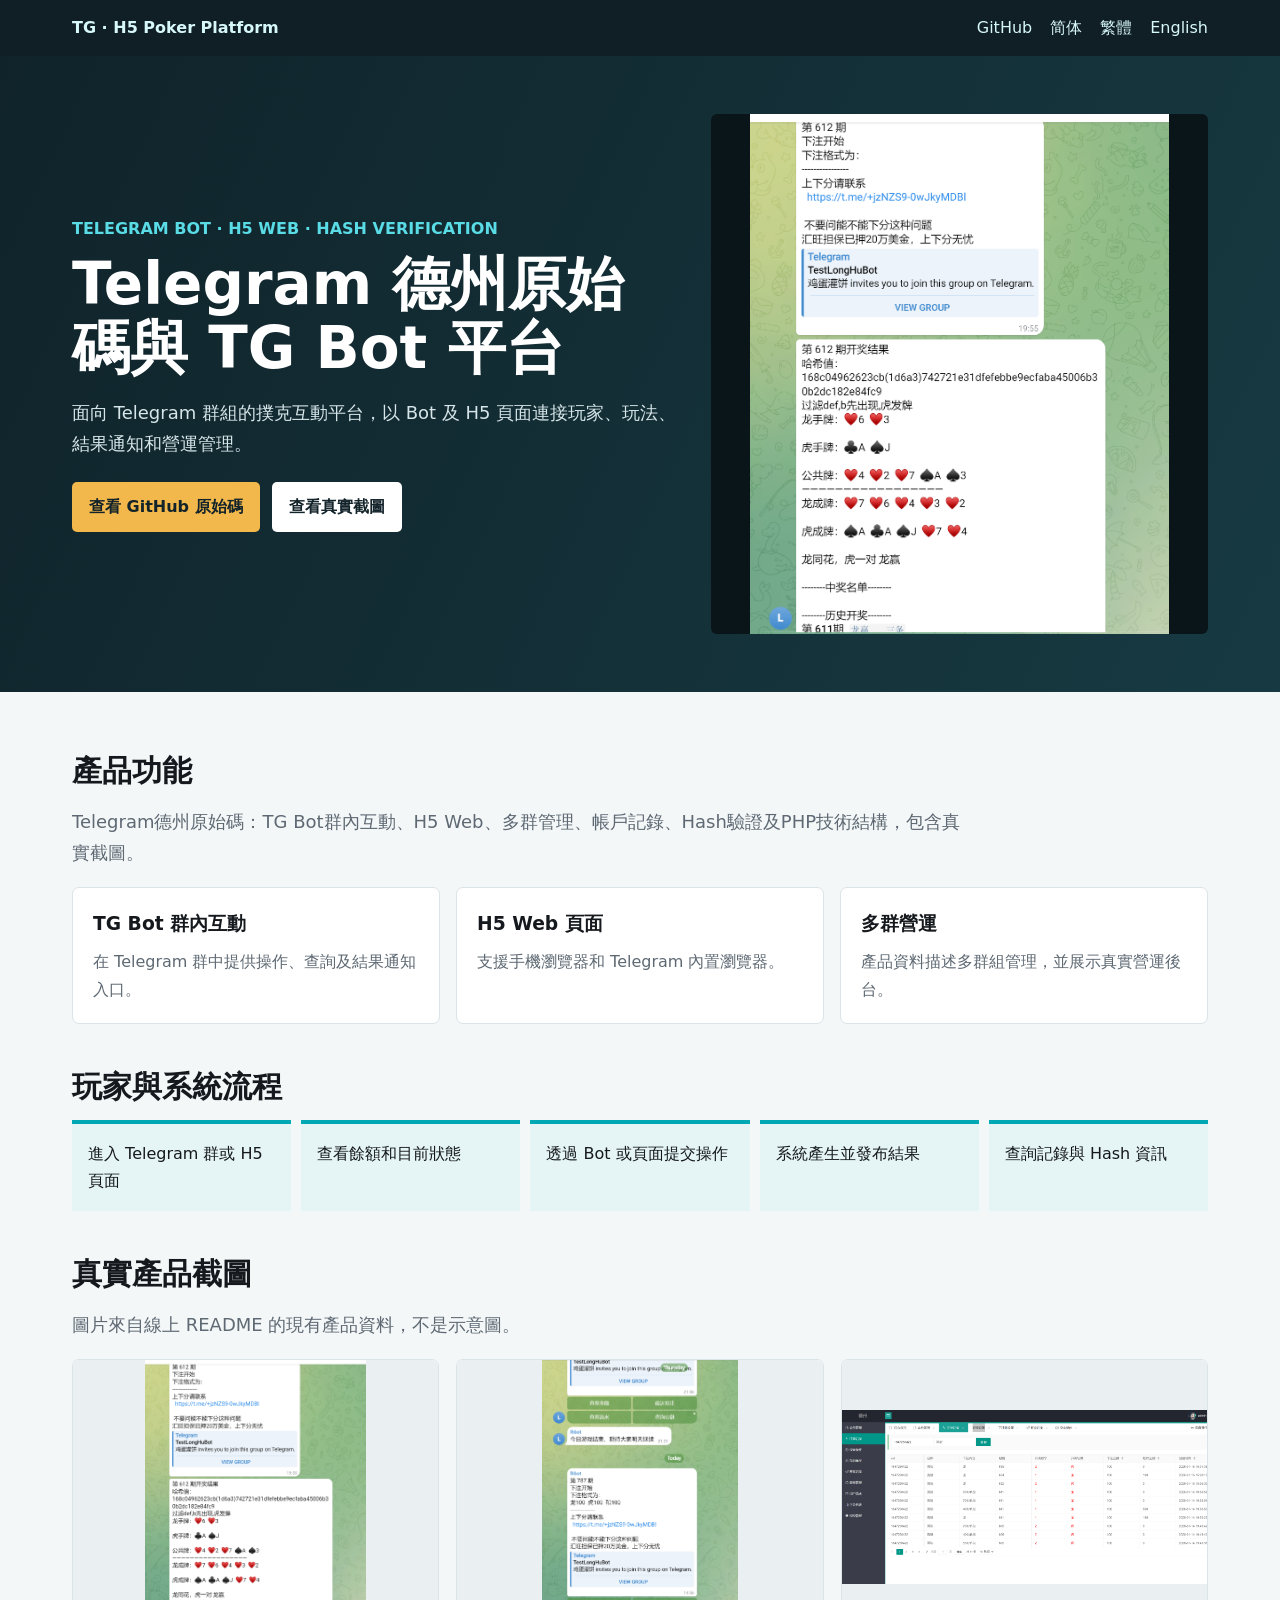
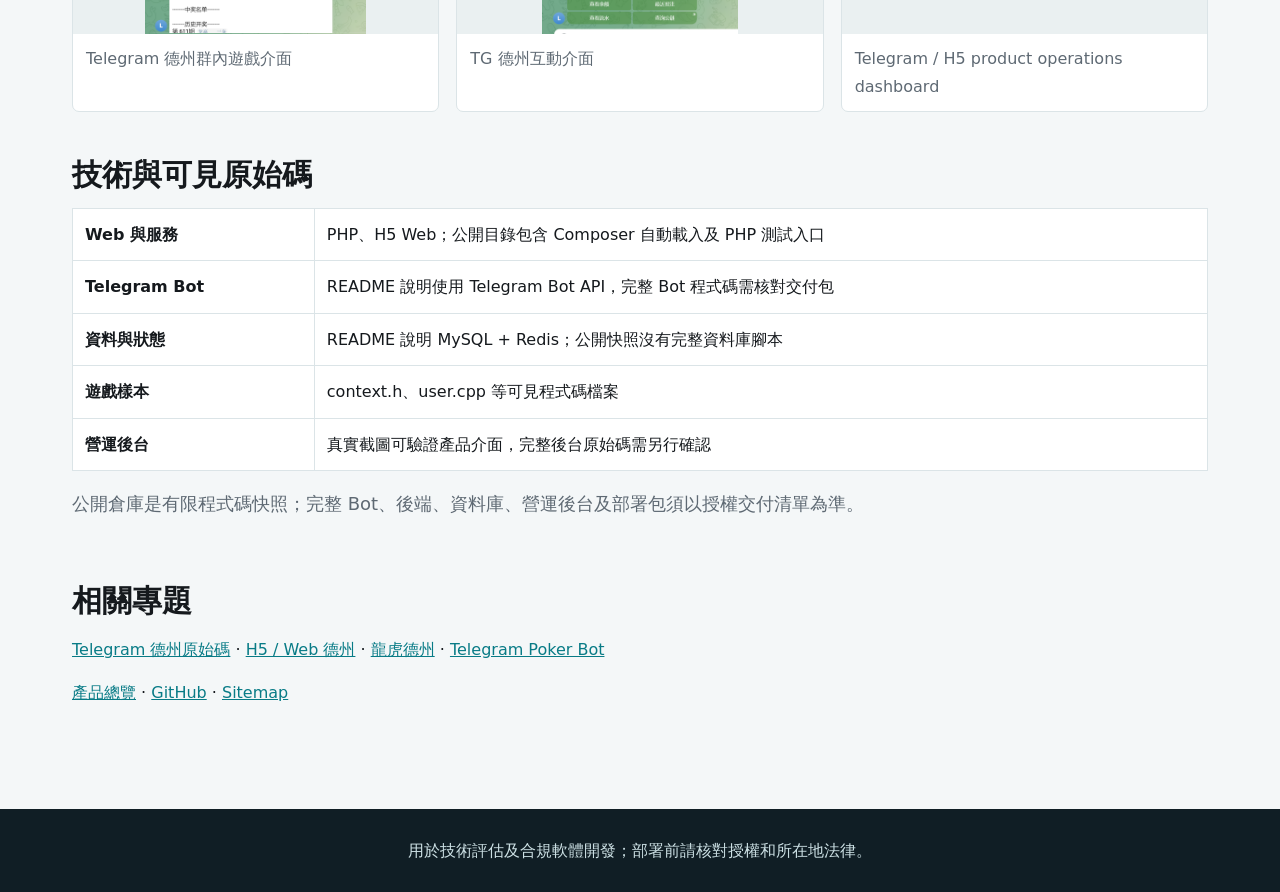
<file: docs/zh-tw/telegram-poker-source-code.html>
<!doctype html><html lang="zh-Hant"><head><meta charset="utf-8"><meta name="viewport" content="width=device-width,initial-scale=1"><title>Telegram德州原始碼｜TG Bot群內撲克與H5平台</title><meta name="description" content="Telegram德州原始碼：TG Bot群內互動、H5 Web、多群管理、帳戶記錄、Hash驗證及PHP技術結構，包含真實截圖。"><link rel="canonical" href="https://masterai-top.github.io/Poker-Game-Platform-Source-Code/zh-tw/telegram-poker-source-code.html"><link rel="alternate" hreflang="zh-Hans" href="https://masterai-top.github.io/Poker-Game-Platform-Source-Code/zh-cn/telegram-poker-source-code.html"><link rel="alternate" hreflang="zh-Hant" href="https://masterai-top.github.io/Poker-Game-Platform-Source-Code/zh-tw/telegram-poker-source-code.html"><link rel="alternate" hreflang="en" href="https://masterai-top.github.io/Poker-Game-Platform-Source-Code/en/telegram-poker-source-code.html"><link rel="alternate" hreflang="x-default" href="https://masterai-top.github.io/Poker-Game-Platform-Source-Code/"><meta property="og:type" content="website"><meta property="og:title" content="Telegram德州原始碼｜TG Bot群內撲克與H5平台"><meta property="og:description" content="Telegram德州原始碼：TG Bot群內互動、H5 Web、多群管理、帳戶記錄、Hash驗證及PHP技術結構，包含真實截圖。"><meta property="og:image" content="https://masterai-top.github.io/Poker-Game-Platform-Source-Code/assets/screenshots/telegram-game-1.png"><link rel="stylesheet" href="../styles.css"><script type="application/ld+json">{"@context":"https://schema.org","@type":"TechArticle","headline":"Telegram 德州原始碼與 TG Bot 平台","description":"Telegram德州原始碼：TG Bot群內互動、H5 Web、多群管理、帳戶記錄、Hash驗證及PHP技術結構，包含真實截圖。","url":"https://masterai-top.github.io/Poker-Game-Platform-Source-Code/zh-tw/telegram-poker-source-code.html","image":["https://masterai-top.github.io/Poker-Game-Platform-Source-Code/assets/screenshots/telegram-game-1.png","https://masterai-top.github.io/Poker-Game-Platform-Source-Code/assets/screenshots/telegram-bet-1.png"],"about":{"@type":"SoftwareSourceCode","name":"Telegram and H5 Poker Game Platform Source Code","codeRepository":"https://github.com/masterai-top/Poker-Game-Platform-Source-Code","programmingLanguage":["PHP","C++"]}}</script></head><body><nav><div class="inner"><a class="brand" href="https://masterai-top.github.io/Poker-Game-Platform-Source-Code/">TG · H5 Poker Platform</a><a href="https://github.com/masterai-top/Poker-Game-Platform-Source-Code">GitHub</a><a href="https://masterai-top.github.io/Poker-Game-Platform-Source-Code/zh-cn/telegram-poker-source-code.html">简体</a><a href="https://masterai-top.github.io/Poker-Game-Platform-Source-Code/zh-tw/telegram-poker-source-code.html">繁體</a><a href="https://masterai-top.github.io/Poker-Game-Platform-Source-Code/en/telegram-poker-source-code.html">English</a></div></nav><header class="hero"><div class="inner"><div><div class="eyebrow">TELEGRAM BOT · H5 WEB · HASH VERIFICATION</div><h1>Telegram 德州原始碼與 TG Bot 平台</h1><p>面向 Telegram 群組的撲克互動平台，以 Bot 及 H5 頁面連接玩家、玩法、結果通知和營運管理。</p><div class="actions"><a class="button primary" href="https://github.com/masterai-top/Poker-Game-Platform-Source-Code">查看 GitHub 原始碼</a><a class="button" href="#screens">查看真實截圖</a></div></div><img src="../assets/screenshots/telegram-game-1.png" alt="Telegram 德州群內遊戲介面"></div></header><main><section><h2>產品功能</h2><p class="lead">Telegram德州原始碼：TG Bot群內互動、H5 Web、多群管理、帳戶記錄、Hash驗證及PHP技術結構，包含真實截圖。</p><div class="grid"><article class='card'><h3>TG Bot 群內互動</h3><p>在 Telegram 群中提供操作、查詢及結果通知入口。</p></article>
<article class='card'><h3>H5 Web 頁面</h3><p>支援手機瀏覽器和 Telegram 內置瀏覽器。</p></article>
<article class='card'><h3>多群營運</h3><p>產品資料描述多群組管理，並展示真實營運後台。</p></article></div></section><section><h2>玩家與系統流程</h2><div class="flow"><div>進入 Telegram 群或 H5 頁面</div>
<div>查看餘額和目前狀態</div>
<div>透過 Bot 或頁面提交操作</div>
<div>系統產生並發布結果</div>
<div>查詢記錄與 Hash 資訊</div></div></section><section id="screens"><h2>真實產品截圖</h2><p class="lead">圖片來自線上 README 的現有產品資料，不是示意圖。</p><div class="shots"><figure><img src="../assets/screenshots/telegram-game-1.png" alt="Telegram 德州群內遊戲介面" loading="lazy"><figcaption>Telegram 德州群內遊戲介面</figcaption></figure><figure><img src="../assets/screenshots/telegram-bet-1.png" alt="TG 德州互動介面" loading="lazy"><figcaption>TG 德州互動介面</figcaption></figure><figure><img src="../assets/screenshots/admin-dashboard.png" alt="Telegram poker operations dashboard" loading="lazy"><figcaption>Telegram / H5 product operations dashboard</figcaption></figure></div></section><section><h2>技術與可見原始碼</h2><table><tbody><tr><th>Web 與服務</th><td>PHP、H5 Web；公開目錄包含 Composer 自動載入及 PHP 測試入口</td></tr>
<tr><th>Telegram Bot</th><td>README 說明使用 Telegram Bot API，完整 Bot 程式碼需核對交付包</td></tr>
<tr><th>資料與狀態</th><td>README 說明 MySQL + Redis；公開快照沒有完整資料庫腳本</td></tr>
<tr><th>遊戲樣本</th><td>context.h、user.cpp 等可見程式碼檔案</td></tr>
<tr><th>營運後台</th><td>真實截圖可驗證產品介面，完整後台原始碼需另行確認</td></tr></tbody></table><p class="lead">公開倉庫是有限程式碼快照；完整 Bot、後端、資料庫、營運後台及部署包須以授權交付清單為準。</p></section><section><h2>相關專題</h2><p><a href='https://masterai-top.github.io/Poker-Game-Platform-Source-Code/zh-tw/telegram-poker-source-code.html'>Telegram 德州原始碼</a> · <a href='https://masterai-top.github.io/Poker-Game-Platform-Source-Code/zh-tw/h5-web-poker.html'>H5 / Web 德州</a> · <a href='https://masterai-top.github.io/Poker-Game-Platform-Source-Code/zh-tw/dragon-tiger-texas.html'>龍虎德州</a> · <a href='https://masterai-top.github.io/Poker-Game-Platform-Source-Code/zh-tw/telegram-poker-bot.html'>Telegram Poker Bot</a></p><p><a href="https://masterai-top.github.io/Poker-Game-Platform-Source-Code/">產品總覽</a> · <a href="https://github.com/masterai-top/Poker-Game-Platform-Source-Code">GitHub</a> · <a href="https://masterai-top.github.io/Poker-Game-Platform-Source-Code/sitemap.xml">Sitemap</a></p></section></main><footer>用於技術評估及合規軟體開發；部署前請核對授權和所在地法律。</footer></body></html>
</file>
<file: docs/styles.css>
:root{--ink:#15191d;--muted:#5e6973;--paper:#f4f7f8;--surface:#fff;--cyan:#00a7b5;--red:#e5424d;--gold:#f2b84b;--line:#dbe4e7;--nav:#101e25}*{box-sizing:border-box}body{margin:0;background:var(--paper);color:var(--ink);font:16px/1.72 system-ui,-apple-system,"Segoe UI","Microsoft YaHei",sans-serif}a{color:#087b86}nav{background:var(--nav);color:#fff}nav .inner{max-width:1180px;margin:auto;padding:14px 22px;display:flex;gap:18px;align-items:center;flex-wrap:wrap}nav a{color:#d7f8fb;text-decoration:none}.brand{font-weight:800;margin-right:auto}.hero{background:linear-gradient(115deg,#10232a,#173a42);color:#fff}.hero .inner{max-width:1180px;margin:auto;padding:58px 22px;display:grid;grid-template-columns:1fr .82fr;gap:34px;align-items:center}.eyebrow{color:#59dce6;font-weight:800}.hero h1{font-size:clamp(34px,5vw,58px);line-height:1.1;letter-spacing:0;margin:10px 0 18px}.hero p{color:#d6e6e9;font-size:18px}.hero img{width:100%;max-height:520px;object-fit:contain;border-radius:6px;background:#091519}.actions{display:flex;gap:12px;flex-wrap:wrap;margin-top:22px}.button{display:inline-block;padding:11px 17px;border-radius:5px;background:#fff;color:#13232a;font-weight:800;text-decoration:none}.button.primary{background:var(--gold)}main{max-width:1180px;margin:auto;padding:38px 22px 64px}section{padding:22px 0}h2{font-size:30px;line-height:1.25;margin:0 0 14px}.lead{font-size:18px;color:var(--muted);max-width:900px}.grid{display:grid;grid-template-columns:repeat(3,1fr);gap:16px}.card{background:var(--surface);border:1px solid var(--line);border-radius:7px;padding:20px}.card h3{margin:0 0 8px}.card p{color:var(--muted);margin:0}.shots{display:grid;grid-template-columns:repeat(3,1fr);gap:17px}.shots figure{margin:0;background:#fff;border:1px solid var(--line);border-radius:7px;overflow:hidden}.shots img{display:block;width:100%;aspect-ratio:4/3;object-fit:contain;background:#eaf0f1}.shots figcaption{padding:11px 13px;color:var(--muted)}.flow{display:grid;grid-template-columns:repeat(5,1fr);gap:10px}.flow div{background:#e5f4f5;border-top:4px solid var(--cyan);padding:16px}table{width:100%;border-collapse:collapse;background:#fff}th,td{text-align:left;border:1px solid var(--line);padding:12px}footer{background:var(--nav);color:#cce0e4;padding:28px;text-align:center}@media(max-width:840px){.hero .inner,.grid,.shots,.flow{grid-template-columns:1fr}.hero h1{font-size:36px}}
</file>
